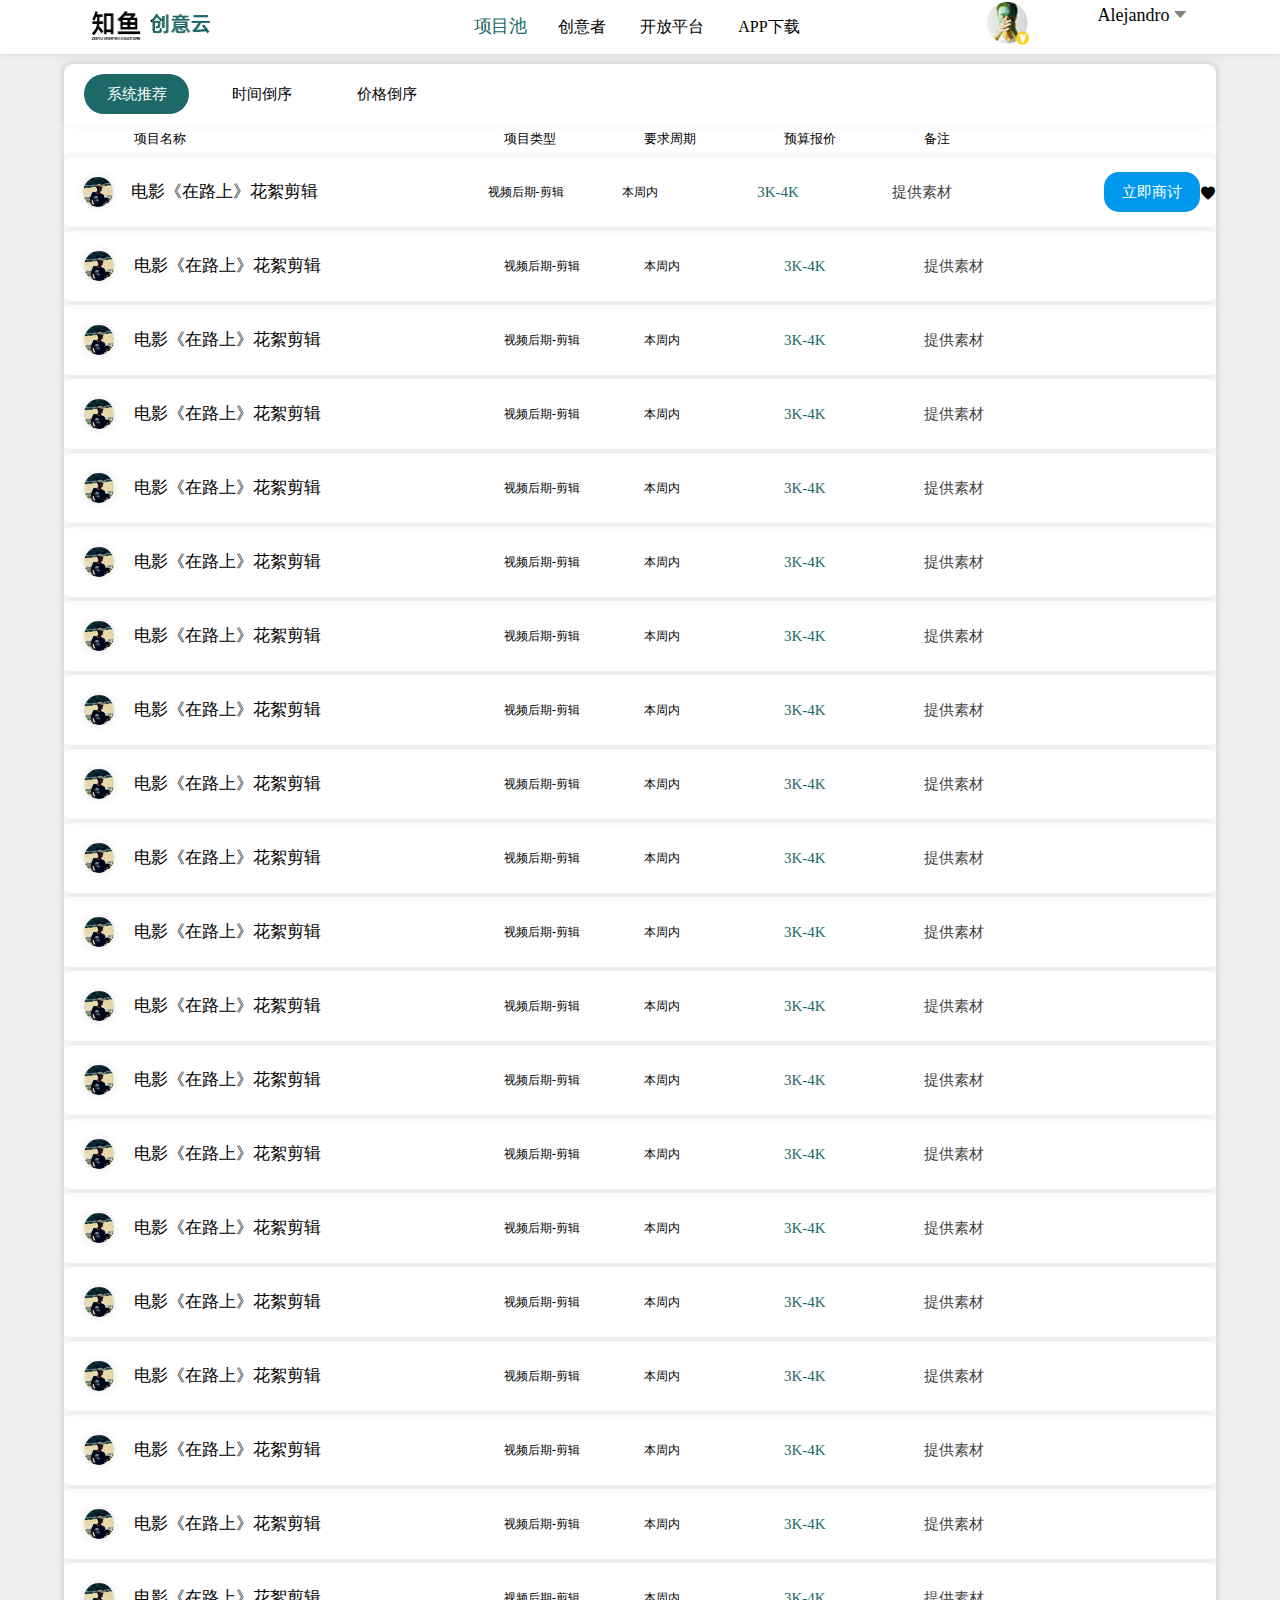
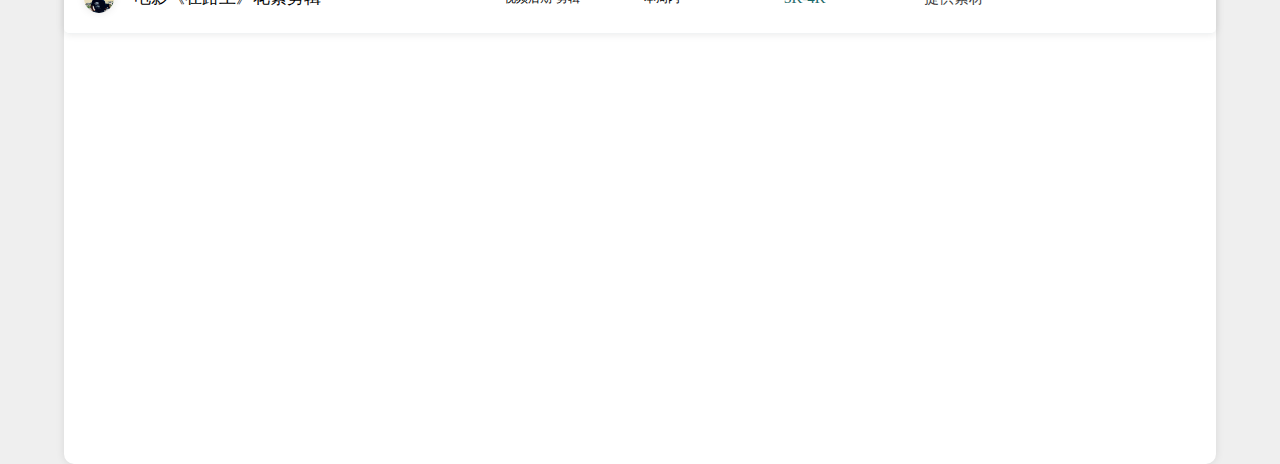
<file: projects-stream.html>
<!DOCTYPE html>
<html lang="en">

<head>
    <meta charset="UTF-8">
    <meta name="viewport" content="width=device-width, initial-scale=1.0">
    <meta http-equiv="X-UA-Compatible" content="ie=edge">
    <title>项目池-知鱼创意云</title>
    
</head>
<link href="global.css" type="text/css" rel="stylesheet">
<link href="projects-stream.css" type="text/css" rel="stylesheet">
<link href="icon2/iconfont.css" type="text/css" rel="stylesheet">

<body>
    <nav class="nav-all">
        <span class="header-left clearfloat">
            <a href="index.html"><img src="LOGO-color.png" herf="index.html" alt="LOGO"></a>
        </span>
        <span class="header-middle clearfloat" style="font-weight: 500;">
            <ul>
                <li class="header-links-item active" style="margin-left: 0;">项目池</li>
                <li class="header-links-item">创意者</li>
                <li class="header-links-item">开放平台</li>
                <li class="header-links-item">APP下载</li>
            </ul>
        </span>
        <span class="header-right clearfloat">
            <ul>
                <li class="profile-icon1">
                    <img src="Ale-pro.png">
                </li>
                <li class="profile-button">
                    <span style="font-size: 18px;">Alejandro</span>
                </li>
                <li class="profile-icon2">
                    <img src="trai.png">
                </li>
            </ul>
        </span>
    </nav>
    <div id="container">
        <div class="column-group clearfloat">
            <div class="column column-active">系统推荐</div>
            <div class="column">时间倒序</div>
            <div class="column">价格倒序</div>
        </div>
        <nav id="container-tiltle">
            <a id="container-tiltle1">项目名称</a>
            <a id="container-tiltle2">项目类型</a>
            <a id="container-tiltle3">要求周期</a>
            <a id="container-tiltle4">预算报价</a>
            <a id="container-tiltle5">备注</a>
        </nav>
        <div class="li">
            <div class="projects clearfloat">
                <div class="id-pro clearfloat">
                    <div class="id-pro-circle">
                        <img src="profie-group\1.jpg">
                    </div>
                </div>
                <a class="projects-tiltle">电影《在路上》花絮剪辑</a>
                <a class="projects-classify ">视频后期-剪辑</a>
                <a class="projects-date ">本周内</a>
                <a class="projects-price ">3K-4K</a>
                <a class="projects-note ">提供素材</a>
                <a class="projects-button1">立即商讨</a>
                <a class="projects-button2">
                    <span class="iconfont icon-shoucang1"></span>
                </a>
            </div>
            <div class="projects clearfloat">
                <div class="id-pro clearfloat">
                    <div class="id-pro-circle">
                        <img src="profie-group\1.jpg">
                    </div>
                </div>
                <a class="projects-tiltle">电影《在路上》花絮剪辑</a>
                <a class="projects-classify ">视频后期-剪辑</a>
                <a class="projects-date ">本周内</a>
                <a class="projects-price ">3K-4K</a>
                <a class="projects-note ">提供素材</a>
            </div>
            <div class="projects clearfloat">
                <div class="id-pro clearfloat">
                    <div class="id-pro-circle">
                        <img src="profie-group\1.jpg">
                    </div>
                </div>
                <a class="projects-tiltle">电影《在路上》花絮剪辑</a>
                <a class="projects-classify ">视频后期-剪辑</a>
                <a class="projects-date ">本周内</a>
                <a class="projects-price ">3K-4K</a>
                <a class="projects-note ">提供素材</a>
            </div>
            <div class="projects clearfloat">
                <div class="id-pro clearfloat">
                    <div class="id-pro-circle">
                        <img src="profie-group\1.jpg">
                    </div>
                </div>
                <a class="projects-tiltle">电影《在路上》花絮剪辑</a>
                <a class="projects-classify ">视频后期-剪辑</a>
                <a class="projects-date ">本周内</a>
                <a class="projects-price ">3K-4K</a>
                <a class="projects-note ">提供素材</a>
            </div>
            <div class="projects clearfloat">
                <div class="id-pro clearfloat">
                    <div class="id-pro-circle">
                        <img src="profie-group\1.jpg">
                    </div>
                </div>
                <a class="projects-tiltle">电影《在路上》花絮剪辑</a>
                <a class="projects-classify ">视频后期-剪辑</a>
                <a class="projects-date ">本周内</a>
                <a class="projects-price ">3K-4K</a>
                <a class="projects-note ">提供素材</a>
            </div>
            <div class="projects clearfloat">
                <div class="id-pro clearfloat">
                    <div class="id-pro-circle">
                        <img src="profie-group\1.jpg">
                    </div>
                </div>
                <a class="projects-tiltle">电影《在路上》花絮剪辑</a>
                <a class="projects-classify ">视频后期-剪辑</a>
                <a class="projects-date ">本周内</a>
                <a class="projects-price ">3K-4K</a>
                <a class="projects-note ">提供素材</a>
            </div>
            <div class="projects clearfloat">
                <div class="id-pro clearfloat">
                    <div class="id-pro-circle">
                        <img src="profie-group\1.jpg">
                    </div>
                </div>
                <a class="projects-tiltle">电影《在路上》花絮剪辑</a>
                <a class="projects-classify ">视频后期-剪辑</a>
                <a class="projects-date ">本周内</a>
                <a class="projects-price ">3K-4K</a>
                <a class="projects-note ">提供素材</a>
            </div>
            <div class="projects clearfloat">
                <div class="id-pro clearfloat">
                    <div class="id-pro-circle">
                        <img src="profie-group\1.jpg">
                    </div>
                </div>
                <a class="projects-tiltle">电影《在路上》花絮剪辑</a>
                <a class="projects-classify ">视频后期-剪辑</a>
                <a class="projects-date ">本周内</a>
                <a class="projects-price ">3K-4K</a>
                <a class="projects-note ">提供素材</a>
            </div>
            <div class="projects clearfloat">
                <div class="id-pro clearfloat">
                    <div class="id-pro-circle">
                        <img src="profie-group\1.jpg">
                    </div>
                </div>
                <a class="projects-tiltle">电影《在路上》花絮剪辑</a>
                <a class="projects-classify ">视频后期-剪辑</a>
                <a class="projects-date ">本周内</a>
                <a class="projects-price ">3K-4K</a>
                <a class="projects-note ">提供素材</a>
            </div>
            <div class="projects clearfloat">
                <div class="id-pro clearfloat">
                    <div class="id-pro-circle">
                        <img src="profie-group\1.jpg">
                    </div>
                </div>
                <a class="projects-tiltle">电影《在路上》花絮剪辑</a>
                <a class="projects-classify ">视频后期-剪辑</a>
                <a class="projects-date ">本周内</a>
                <a class="projects-price ">3K-4K</a>
                <a class="projects-note ">提供素材</a>
            </div>
            <div class="projects clearfloat">
                <div class="id-pro clearfloat">
                    <div class="id-pro-circle">
                        <img src="profie-group\1.jpg">
                    </div>
                </div>
                <a class="projects-tiltle">电影《在路上》花絮剪辑</a>
                <a class="projects-classify ">视频后期-剪辑</a>
                <a class="projects-date ">本周内</a>
                <a class="projects-price ">3K-4K</a>
                <a class="projects-note ">提供素材</a>
            </div>
            <div class="projects clearfloat">
                <div class="id-pro clearfloat">
                    <div class="id-pro-circle">
                        <img src="profie-group\1.jpg">
                    </div>
                </div>
                <a class="projects-tiltle">电影《在路上》花絮剪辑</a>
                <a class="projects-classify ">视频后期-剪辑</a>
                <a class="projects-date ">本周内</a>
                <a class="projects-price ">3K-4K</a>
                <a class="projects-note ">提供素材</a>
            </div>
            <div class="projects clearfloat">
                <div class="id-pro clearfloat">
                    <div class="id-pro-circle">
                        <img src="profie-group\1.jpg">
                    </div>
                </div>
                <a class="projects-tiltle">电影《在路上》花絮剪辑</a>
                <a class="projects-classify ">视频后期-剪辑</a>
                <a class="projects-date ">本周内</a>
                <a class="projects-price ">3K-4K</a>
                <a class="projects-note ">提供素材</a>
            </div>
            <div class="projects clearfloat">
                <div class="id-pro clearfloat">
                    <div class="id-pro-circle">
                        <img src="profie-group\1.jpg">
                    </div>
                </div>
                <a class="projects-tiltle">电影《在路上》花絮剪辑</a>
                <a class="projects-classify ">视频后期-剪辑</a>
                <a class="projects-date ">本周内</a>
                <a class="projects-price ">3K-4K</a>
                <a class="projects-note ">提供素材</a>
            </div>
            <div class="projects clearfloat">
                <div class="id-pro clearfloat">
                    <div class="id-pro-circle">
                        <img src="profie-group\1.jpg">
                    </div>
                </div>
                <a class="projects-tiltle">电影《在路上》花絮剪辑</a>
                <a class="projects-classify ">视频后期-剪辑</a>
                <a class="projects-date ">本周内</a>
                <a class="projects-price ">3K-4K</a>
                <a class="projects-note ">提供素材</a>
            </div>
            <div class="projects clearfloat">
                <div class="id-pro clearfloat">
                    <div class="id-pro-circle">
                        <img src="profie-group\1.jpg">
                    </div>
                </div>
                <a class="projects-tiltle">电影《在路上》花絮剪辑</a>
                <a class="projects-classify ">视频后期-剪辑</a>
                <a class="projects-date ">本周内</a>
                <a class="projects-price ">3K-4K</a>
                <a class="projects-note ">提供素材</a>
            </div>
            <div class="projects clearfloat">
                <div class="id-pro clearfloat">
                    <div class="id-pro-circle">
                        <img src="profie-group\1.jpg">
                    </div>
                </div>
                <a class="projects-tiltle">电影《在路上》花絮剪辑</a>
                <a class="projects-classify ">视频后期-剪辑</a>
                <a class="projects-date ">本周内</a>
                <a class="projects-price ">3K-4K</a>
                <a class="projects-note ">提供素材</a>
            </div>

            <div class="projects clearfloat">
                <div class="id-pro clearfloat">
                    <div class="id-pro-circle">
                        <img src="profie-group\1.jpg">
                    </div>
                </div>
                <a class="projects-tiltle">电影《在路上》花絮剪辑</a>
                <a class="projects-classify ">视频后期-剪辑</a>
                <a class="projects-date ">本周内</a>
                <a class="projects-price ">3K-4K</a>
                <a class="projects-note ">提供素材</a>
            </div><div class="projects clearfloat">
                <div class="id-pro clearfloat">
                    <div class="id-pro-circle">
                        <img src="profie-group\1.jpg">
                    </div>
                </div>
                <a class="projects-tiltle">电影《在路上》花絮剪辑</a>
                <a class="projects-classify ">视频后期-剪辑</a>
                <a class="projects-date ">本周内</a>
                <a class="projects-price ">3K-4K</a>
                <a class="projects-note ">提供素材</a>
            </div>

            <div class="projects clearfloat">
                <div class="id-pro clearfloat">
                    <div class="id-pro-circle">
                        <img src="profie-group\1.jpg">
                    </div>
                </div>
                <a class="projects-tiltle">电影《在路上》花絮剪辑</a>
                <a class="projects-classify ">视频后期-剪辑</a>
                <a class="projects-date ">本周内</a>
                <a class="projects-price ">3K-4K</a>
                <a class="projects-note ">提供素材</a>
            </div>
        </div>
    </div>
</body>

</html>
</file>
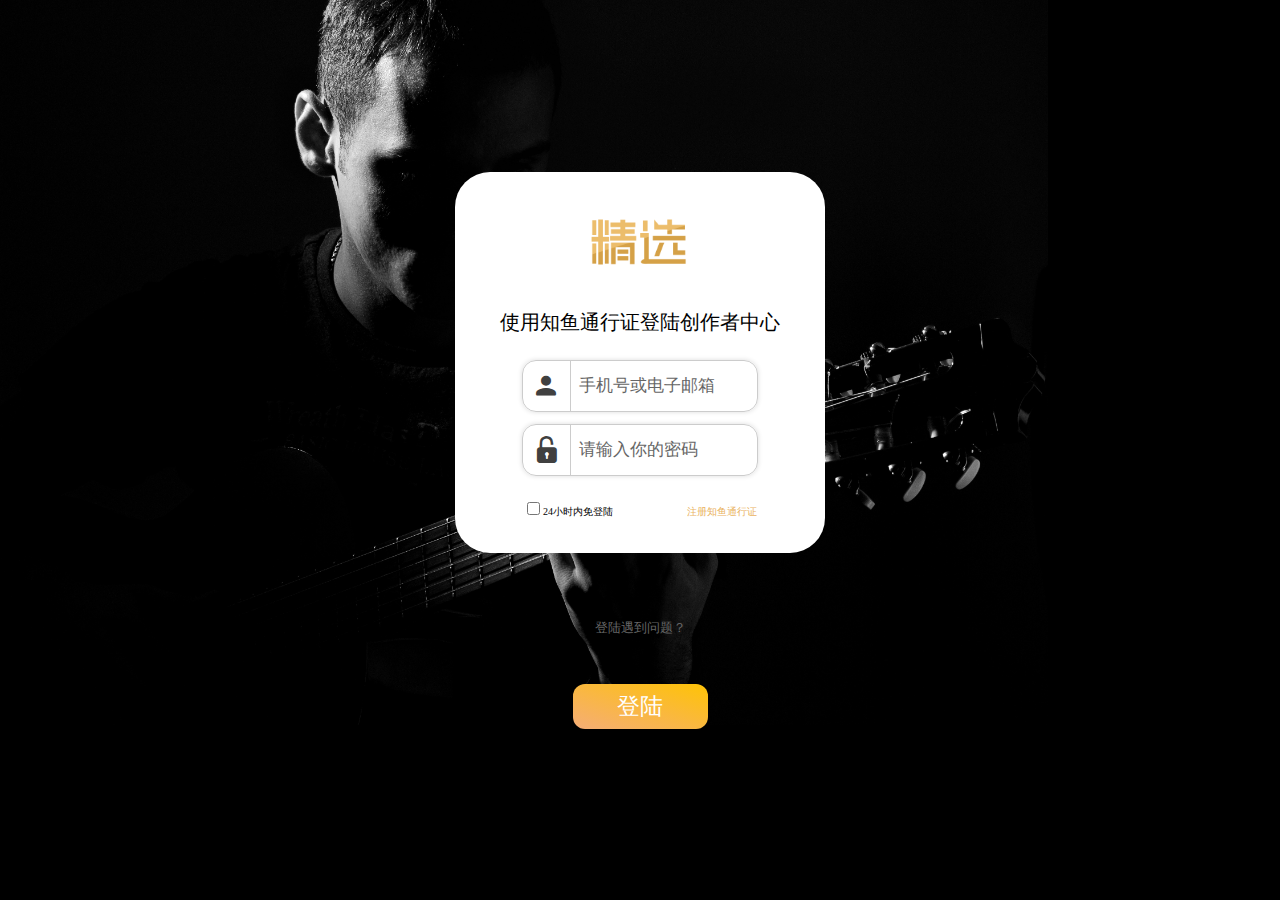
<file: creator-studio/Log in.html>
<!DOCTYPE html>
<html>
	<head>
		<meta charset="utf-8" />
		<title></title>
	</head>
	<link href="css/reset.css" rel="stylesheet"/>
	<link href="css/login.css" rel="stylesheet"/>
	<link rel="stylesheet" href="css/iconfont.css"/>
	<script src="js/login.js"></script>
	<body>
		<div class="login">
			<div class="card">
				<div class="front">
					<div class="LOGO">
						<img src="img/3.png" alt="logo.png" />
					</div>
					<div class="title">
						<br /><br />
						使用知鱼通行证登陆创作者中心
					</div>
					<br />
					<div class="square">
						<span class="iconfont iconround-person-px"></span>
						<a>手机号或电子邮箱</a>
					</div>
					<div class="square">
						<span class="iconfont iconmima"></span>
						<a>请输入你的密码</a>
					</div>
					<br />
					<div class="bottom">
						<span class="left">
							<input type="checkbox" name="check" class="checkbox">24小时内免登陆</label>
						</span>
						<span class="right">
						注册知鱼通行证
						</span>
					</div>
				</div>
				<div class="back">
					<br /><br /><br /><br /><br />
					<div>
						<p>注册知鱼通行证</p>
						<br />
					</div>
					<div class="square">
						<span class="iconfont iconround-person-px"></span>
						<a>昵称</a>
					</div>
					<div class="square">
						<span class="iconfont icondianhua"></span>
						<a>请输入手机号</a>
					</div>
					<div class="square">
						<span class="iconfont iconmima"></span>
						<a>请输入你的密码</a>
					</div>
				</div>
			</div>
		</div>
		<div class="down">
			<div class="note">
				<span id="note">登陆遇到问题？</span>
			</div>
			<div class="button">
				<div class="loginbutton">登陆</div>
			</div>
		</div>
	</body>
</html>
</file>
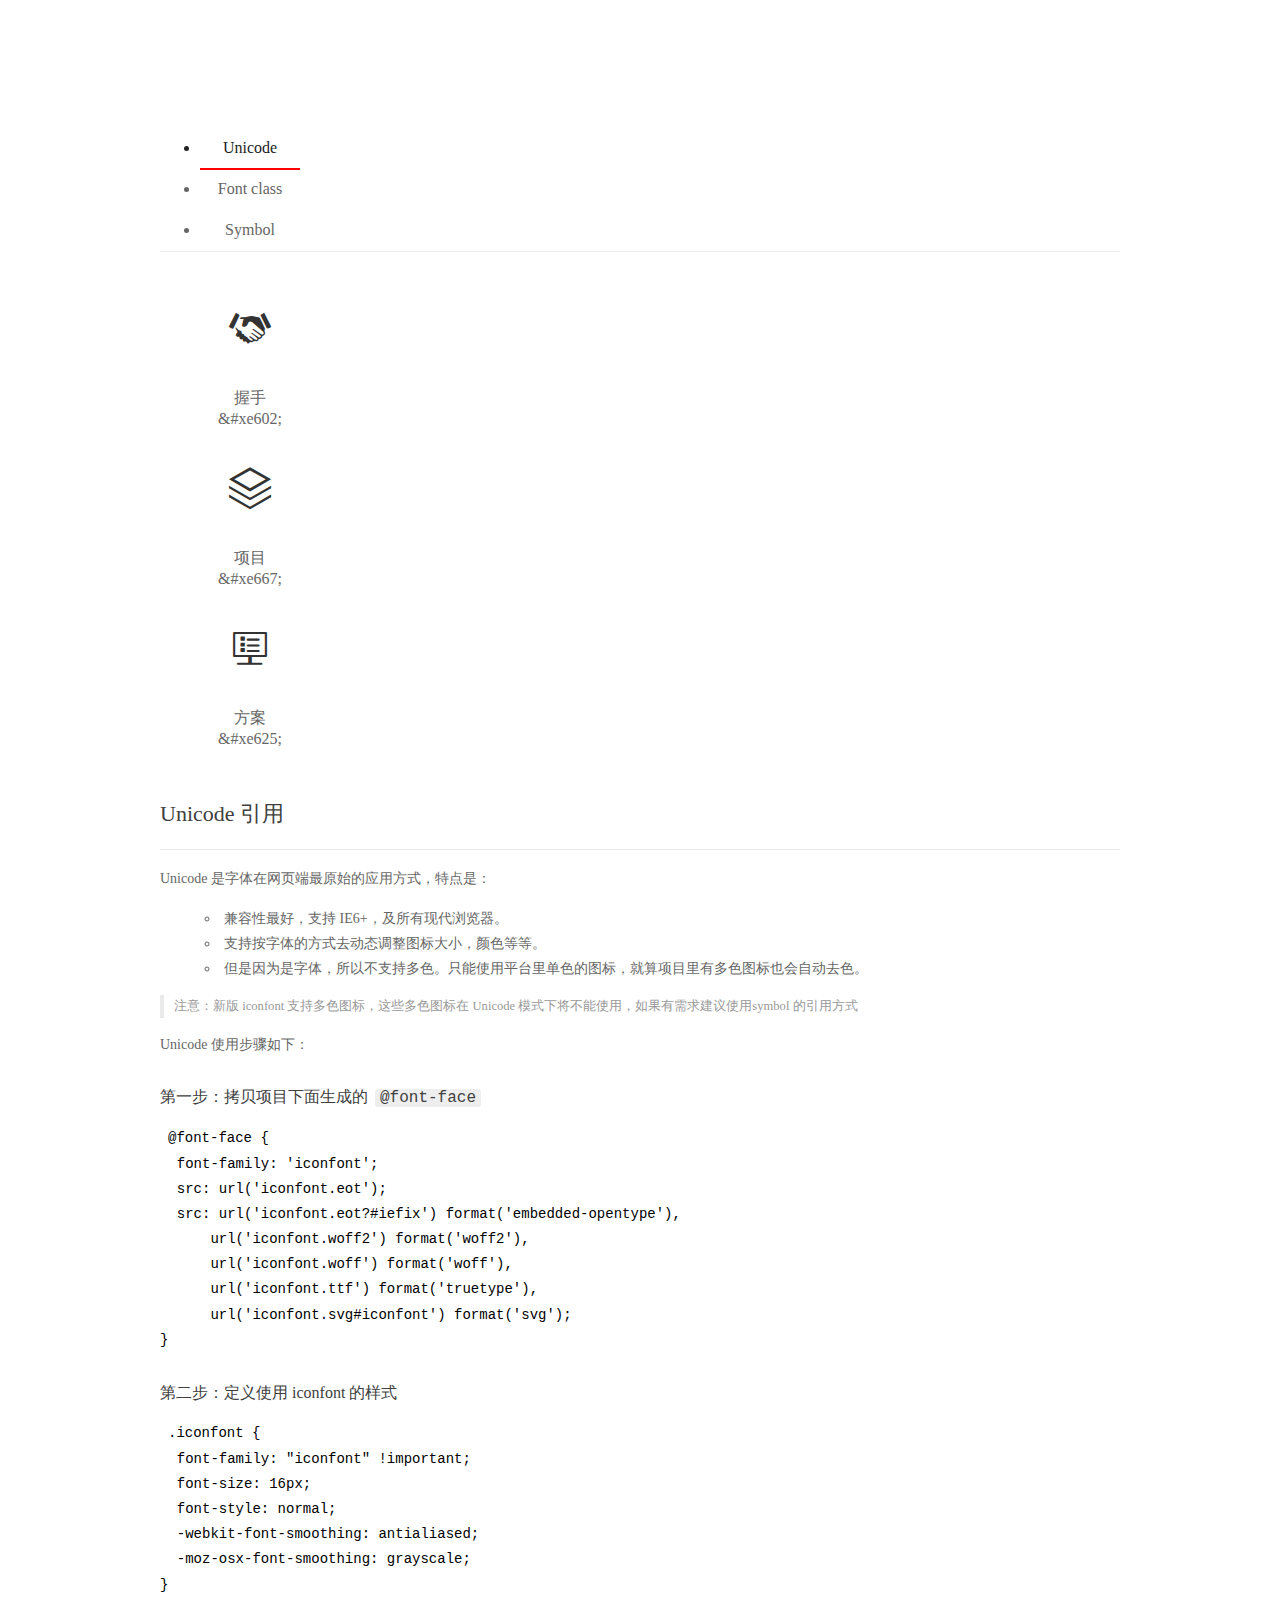
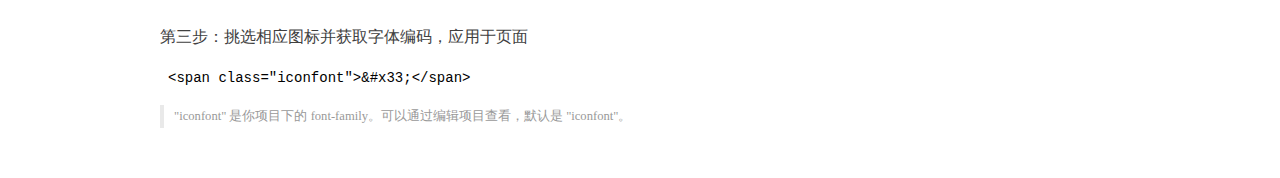
<file: icon/demo_index.html>
<!DOCTYPE html>
<html>
<head>
  <meta charset="utf-8"/>
  <title>IconFont Demo</title>
  <link rel="shortcut icon" href="https://gtms04.alicdn.com/tps/i4/TB1_oz6GVXXXXaFXpXXJDFnIXXX-64-64.ico" type="image/x-icon"/>
  <link rel="stylesheet" href="https://g.alicdn.com/thx/cube/1.3.2/cube.min.css">
  <link rel="stylesheet" href="demo.css">
  <link rel="stylesheet" href="iconfont.css">
  <script src="iconfont.js"></script>
  <!-- jQuery -->
  <script src="https://a1.alicdn.com/oss/uploads/2018/12/26/7bfddb60-08e8-11e9-9b04-53e73bb6408b.js"></script>
  <!-- 代码高亮 -->
  <script src="https://a1.alicdn.com/oss/uploads/2018/12/26/a3f714d0-08e6-11e9-8a15-ebf944d7534c.js"></script>
</head>
<body>
  <div class="main">
    <h1 class="logo"><a href="https://www.iconfont.cn/" title="iconfont 首页" target="_blank">&#xe86b;</a></h1>
    <div class="nav-tabs">
      <ul id="tabs" class="dib-box">
        <li class="dib active"><span>Unicode</span></li>
        <li class="dib"><span>Font class</span></li>
        <li class="dib"><span>Symbol</span></li>
      </ul>
      
    </div>
    <div class="tab-container">
      <div class="content unicode" style="display: block;">
          <ul class="icon_lists dib-box">
          
            <li class="dib">
              <span class="icon iconfont">&#xe602;</span>
                <div class="name">握手</div>
                <div class="code-name">&amp;#xe602;</div>
              </li>
          
            <li class="dib">
              <span class="icon iconfont">&#xe667;</span>
                <div class="name">项目</div>
                <div class="code-name">&amp;#xe667;</div>
              </li>
          
            <li class="dib">
              <span class="icon iconfont">&#xe625;</span>
                <div class="name">方案</div>
                <div class="code-name">&amp;#xe625;</div>
              </li>
          
          </ul>
          <div class="article markdown">
          <h2 id="unicode-">Unicode 引用</h2>
          <hr>

          <p>Unicode 是字体在网页端最原始的应用方式，特点是：</p>
          <ul>
            <li>兼容性最好，支持 IE6+，及所有现代浏览器。</li>
            <li>支持按字体的方式去动态调整图标大小，颜色等等。</li>
            <li>但是因为是字体，所以不支持多色。只能使用平台里单色的图标，就算项目里有多色图标也会自动去色。</li>
          </ul>
          <blockquote>
            <p>注意：新版 iconfont 支持多色图标，这些多色图标在 Unicode 模式下将不能使用，如果有需求建议使用symbol 的引用方式</p>
          </blockquote>
          <p>Unicode 使用步骤如下：</p>
          <h3 id="-font-face">第一步：拷贝项目下面生成的 <code>@font-face</code></h3>
<pre><code class="language-css"
>@font-face {
  font-family: 'iconfont';
  src: url('iconfont.eot');
  src: url('iconfont.eot?#iefix') format('embedded-opentype'),
      url('iconfont.woff2') format('woff2'),
      url('iconfont.woff') format('woff'),
      url('iconfont.ttf') format('truetype'),
      url('iconfont.svg#iconfont') format('svg');
}
</code></pre>
          <h3 id="-iconfont-">第二步：定义使用 iconfont 的样式</h3>
<pre><code class="language-css"
>.iconfont {
  font-family: "iconfont" !important;
  font-size: 16px;
  font-style: normal;
  -webkit-font-smoothing: antialiased;
  -moz-osx-font-smoothing: grayscale;
}
</code></pre>
          <h3 id="-">第三步：挑选相应图标并获取字体编码，应用于页面</h3>
<pre>
<code class="language-html"
>&lt;span class="iconfont"&gt;&amp;#x33;&lt;/span&gt;
</code></pre>
          <blockquote>
            <p>"iconfont" 是你项目下的 font-family。可以通过编辑项目查看，默认是 "iconfont"。</p>
          </blockquote>
          </div>
      </div>
      <div class="content font-class">
        <ul class="icon_lists dib-box">
          
          <li class="dib">
            <span class="icon iconfont icon-woshou"></span>
            <div class="name">
              握手
            </div>
            <div class="code-name">.icon-woshou
            </div>
          </li>
          
          <li class="dib">
            <span class="icon iconfont icon-xiangmu"></span>
            <div class="name">
              项目
            </div>
            <div class="code-name">.icon-xiangmu
            </div>
          </li>
          
          <li class="dib">
            <span class="icon iconfont icon-fangan"></span>
            <div class="name">
              方案
            </div>
            <div class="code-name">.icon-fangan
            </div>
          </li>
          
        </ul>
        <div class="article markdown">
        <h2 id="font-class-">font-class 引用</h2>
        <hr>

        <p>font-class 是 Unicode 使用方式的一种变种，主要是解决 Unicode 书写不直观，语意不明确的问题。</p>
        <p>与 Unicode 使用方式相比，具有如下特点：</p>
        <ul>
          <li>兼容性良好，支持 IE8+，及所有现代浏览器。</li>
          <li>相比于 Unicode 语意明确，书写更直观。可以很容易分辨这个 icon 是什么。</li>
          <li>因为使用 class 来定义图标，所以当要替换图标时，只需要修改 class 里面的 Unicode 引用。</li>
          <li>不过因为本质上还是使用的字体，所以多色图标还是不支持的。</li>
        </ul>
        <p>使用步骤如下：</p>
        <h3 id="-fontclass-">第一步：引入项目下面生成的 fontclass 代码：</h3>
<pre><code class="language-html">&lt;link rel="stylesheet" href="./iconfont.css"&gt;
</code></pre>
        <h3 id="-">第二步：挑选相应图标并获取类名，应用于页面：</h3>
<pre><code class="language-html">&lt;span class="iconfont icon-xxx"&gt;&lt;/span&gt;
</code></pre>
        <blockquote>
          <p>"
            iconfont" 是你项目下的 font-family。可以通过编辑项目查看，默认是 "iconfont"。</p>
        </blockquote>
      </div>
      </div>
      <div class="content symbol">
          <ul class="icon_lists dib-box">
          
            <li class="dib">
                <svg class="icon svg-icon" aria-hidden="true">
                  <use xlink:href="#icon-woshou"></use>
                </svg>
                <div class="name">握手</div>
                <div class="code-name">#icon-woshou</div>
            </li>
          
            <li class="dib">
                <svg class="icon svg-icon" aria-hidden="true">
                  <use xlink:href="#icon-xiangmu"></use>
                </svg>
                <div class="name">项目</div>
                <div class="code-name">#icon-xiangmu</div>
            </li>
          
            <li class="dib">
                <svg class="icon svg-icon" aria-hidden="true">
                  <use xlink:href="#icon-fangan"></use>
                </svg>
                <div class="name">方案</div>
                <div class="code-name">#icon-fangan</div>
            </li>
          
          </ul>
          <div class="article markdown">
          <h2 id="symbol-">Symbol 引用</h2>
          <hr>

          <p>这是一种全新的使用方式，应该说这才是未来的主流，也是平台目前推荐的用法。相关介绍可以参考这篇<a href="">文章</a>
            这种用法其实是做了一个 SVG 的集合，与另外两种相比具有如下特点：</p>
          <ul>
            <li>支持多色图标了，不再受单色限制。</li>
            <li>通过一些技巧，支持像字体那样，通过 <code>font-size</code>, <code>color</code> 来调整样式。</li>
            <li>兼容性较差，支持 IE9+，及现代浏览器。</li>
            <li>浏览器渲染 SVG 的性能一般，还不如 png。</li>
          </ul>
          <p>使用步骤如下：</p>
          <h3 id="-symbol-">第一步：引入项目下面生成的 symbol 代码：</h3>
<pre><code class="language-html">&lt;script src="./iconfont.js"&gt;&lt;/script&gt;
</code></pre>
          <h3 id="-css-">第二步：加入通用 CSS 代码（引入一次就行）：</h3>
<pre><code class="language-html">&lt;style&gt;
.icon {
  width: 1em;
  height: 1em;
  vertical-align: -0.15em;
  fill: currentColor;
  overflow: hidden;
}
&lt;/style&gt;
</code></pre>
          <h3 id="-">第三步：挑选相应图标并获取类名，应用于页面：</h3>
<pre><code class="language-html">&lt;svg class="icon" aria-hidden="true"&gt;
  &lt;use xlink:href="#icon-xxx"&gt;&lt;/use&gt;
&lt;/svg&gt;
</code></pre>
          </div>
      </div>

    </div>
  </div>
  <script>
  $(document).ready(function () {
      $('.tab-container .content:first').show()

      $('#tabs li').click(function (e) {
        var tabContent = $('.tab-container .content')
        var index = $(this).index()

        if ($(this).hasClass('active')) {
          return
        } else {
          $('#tabs li').removeClass('active')
          $(this).addClass('active')

          tabContent.hide().eq(index).fadeIn()
        }
      })
    })
  </script>
</body>
</html>
</file>
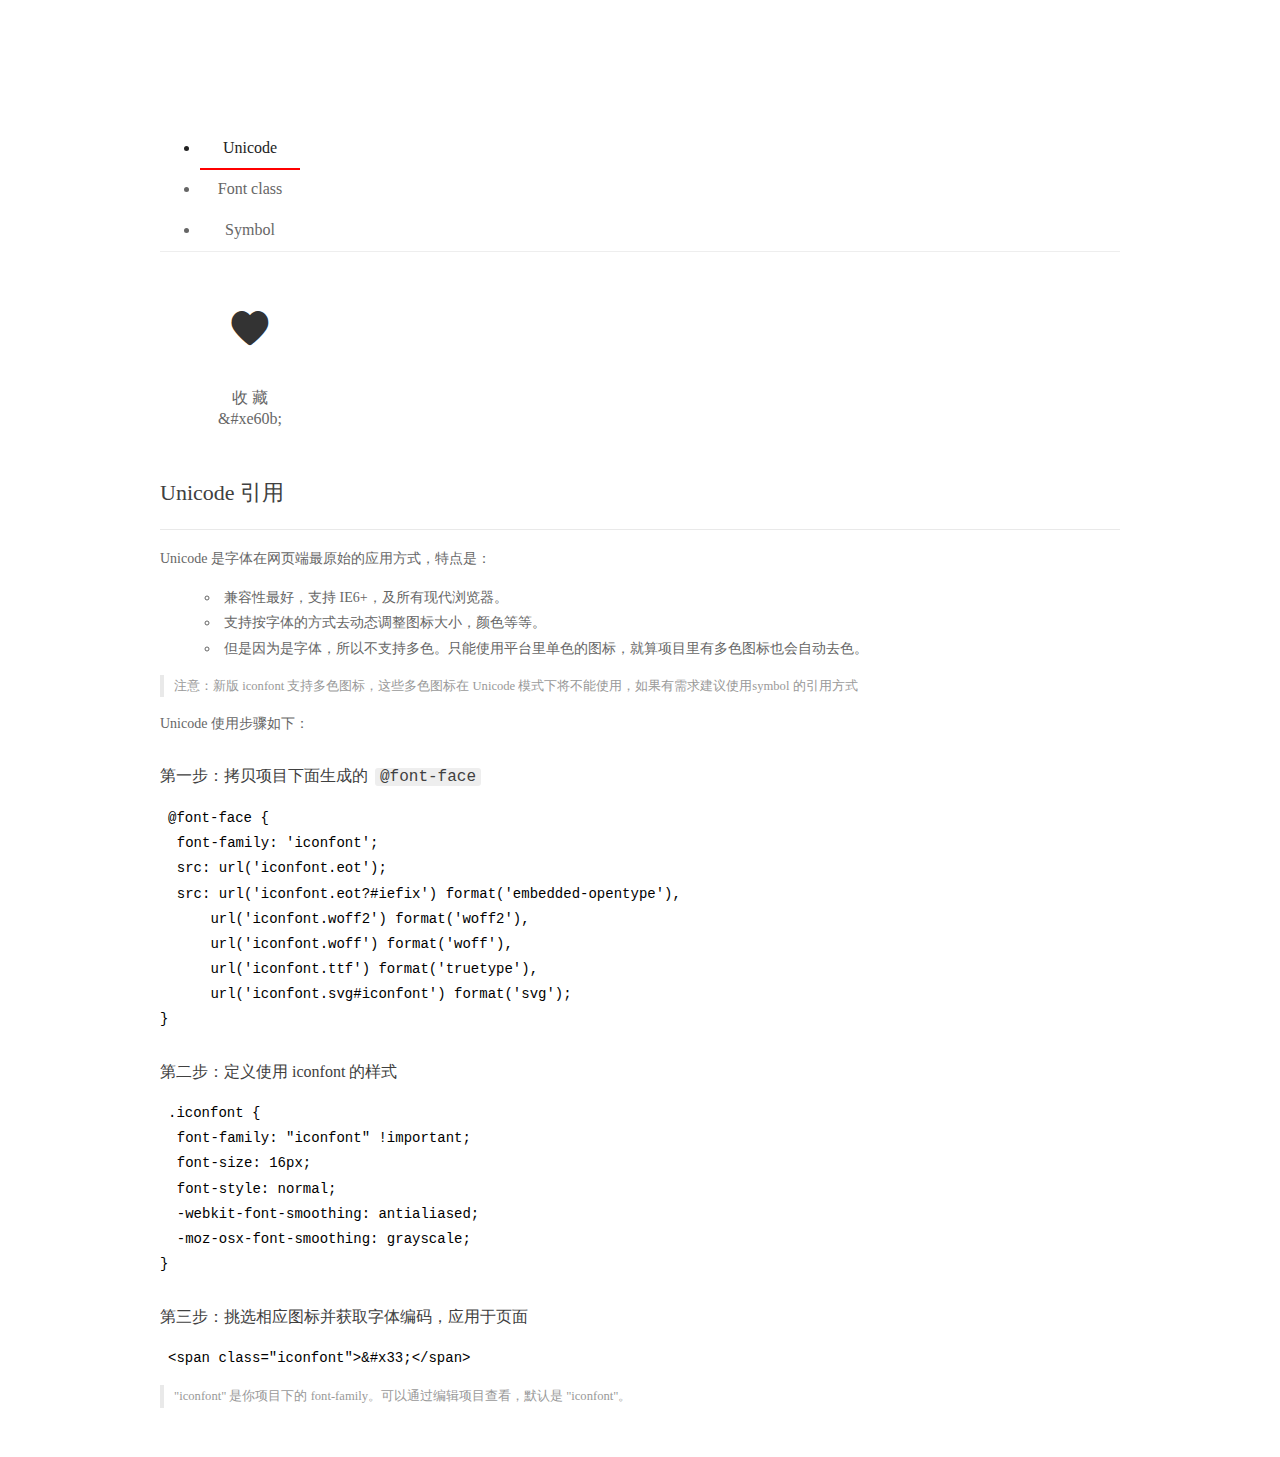
<file: icon2/demo_index.html>
<!DOCTYPE html>
<html>
<head>
  <meta charset="utf-8"/>
  <title>IconFont Demo</title>
  <link rel="shortcut icon" href="https://gtms04.alicdn.com/tps/i4/TB1_oz6GVXXXXaFXpXXJDFnIXXX-64-64.ico" type="image/x-icon"/>
  <link rel="stylesheet" href="https://g.alicdn.com/thx/cube/1.3.2/cube.min.css">
  <link rel="stylesheet" href="demo.css">
  <link rel="stylesheet" href="iconfont.css">
  <script src="iconfont.js"></script>
  <!-- jQuery -->
  <script src="https://a1.alicdn.com/oss/uploads/2018/12/26/7bfddb60-08e8-11e9-9b04-53e73bb6408b.js"></script>
  <!-- 代码高亮 -->
  <script src="https://a1.alicdn.com/oss/uploads/2018/12/26/a3f714d0-08e6-11e9-8a15-ebf944d7534c.js"></script>
</head>
<body>
  <div class="main">
    <h1 class="logo"><a href="https://www.iconfont.cn/" title="iconfont 首页" target="_blank">&#xe86b;</a></h1>
    <div class="nav-tabs">
      <ul id="tabs" class="dib-box">
        <li class="dib active"><span>Unicode</span></li>
        <li class="dib"><span>Font class</span></li>
        <li class="dib"><span>Symbol</span></li>
      </ul>
      
    </div>
    <div class="tab-container">
      <div class="content unicode" style="display: block;">
          <ul class="icon_lists dib-box">
          
            <li class="dib">
              <span class="icon iconfont">&#xe60b;</span>
                <div class="name">收 藏</div>
                <div class="code-name">&amp;#xe60b;</div>
              </li>
          
          </ul>
          <div class="article markdown">
          <h2 id="unicode-">Unicode 引用</h2>
          <hr>

          <p>Unicode 是字体在网页端最原始的应用方式，特点是：</p>
          <ul>
            <li>兼容性最好，支持 IE6+，及所有现代浏览器。</li>
            <li>支持按字体的方式去动态调整图标大小，颜色等等。</li>
            <li>但是因为是字体，所以不支持多色。只能使用平台里单色的图标，就算项目里有多色图标也会自动去色。</li>
          </ul>
          <blockquote>
            <p>注意：新版 iconfont 支持多色图标，这些多色图标在 Unicode 模式下将不能使用，如果有需求建议使用symbol 的引用方式</p>
          </blockquote>
          <p>Unicode 使用步骤如下：</p>
          <h3 id="-font-face">第一步：拷贝项目下面生成的 <code>@font-face</code></h3>
<pre><code class="language-css"
>@font-face {
  font-family: 'iconfont';
  src: url('iconfont.eot');
  src: url('iconfont.eot?#iefix') format('embedded-opentype'),
      url('iconfont.woff2') format('woff2'),
      url('iconfont.woff') format('woff'),
      url('iconfont.ttf') format('truetype'),
      url('iconfont.svg#iconfont') format('svg');
}
</code></pre>
          <h3 id="-iconfont-">第二步：定义使用 iconfont 的样式</h3>
<pre><code class="language-css"
>.iconfont {
  font-family: "iconfont" !important;
  font-size: 16px;
  font-style: normal;
  -webkit-font-smoothing: antialiased;
  -moz-osx-font-smoothing: grayscale;
}
</code></pre>
          <h3 id="-">第三步：挑选相应图标并获取字体编码，应用于页面</h3>
<pre>
<code class="language-html"
>&lt;span class="iconfont"&gt;&amp;#x33;&lt;/span&gt;
</code></pre>
          <blockquote>
            <p>"iconfont" 是你项目下的 font-family。可以通过编辑项目查看，默认是 "iconfont"。</p>
          </blockquote>
          </div>
      </div>
      <div class="content font-class">
        <ul class="icon_lists dib-box">
          
          <li class="dib">
            <span class="icon iconfont icon-shoucang1"></span>
            <div class="name">
              收 藏
            </div>
            <div class="code-name">.icon-shoucang1
            </div>
          </li>
          
        </ul>
        <div class="article markdown">
        <h2 id="font-class-">font-class 引用</h2>
        <hr>

        <p>font-class 是 Unicode 使用方式的一种变种，主要是解决 Unicode 书写不直观，语意不明确的问题。</p>
        <p>与 Unicode 使用方式相比，具有如下特点：</p>
        <ul>
          <li>兼容性良好，支持 IE8+，及所有现代浏览器。</li>
          <li>相比于 Unicode 语意明确，书写更直观。可以很容易分辨这个 icon 是什么。</li>
          <li>因为使用 class 来定义图标，所以当要替换图标时，只需要修改 class 里面的 Unicode 引用。</li>
          <li>不过因为本质上还是使用的字体，所以多色图标还是不支持的。</li>
        </ul>
        <p>使用步骤如下：</p>
        <h3 id="-fontclass-">第一步：引入项目下面生成的 fontclass 代码：</h3>
<pre><code class="language-html">&lt;link rel="stylesheet" href="./iconfont.css"&gt;
</code></pre>
        <h3 id="-">第二步：挑选相应图标并获取类名，应用于页面：</h3>
<pre><code class="language-html">&lt;span class="iconfont icon-xxx"&gt;&lt;/span&gt;
</code></pre>
        <blockquote>
          <p>"
            iconfont" 是你项目下的 font-family。可以通过编辑项目查看，默认是 "iconfont"。</p>
        </blockquote>
      </div>
      </div>
      <div class="content symbol">
          <ul class="icon_lists dib-box">
          
            <li class="dib">
                <svg class="icon svg-icon" aria-hidden="true">
                  <use xlink:href="#icon-shoucang1"></use>
                </svg>
                <div class="name">收 藏</div>
                <div class="code-name">#icon-shoucang1</div>
            </li>
          
          </ul>
          <div class="article markdown">
          <h2 id="symbol-">Symbol 引用</h2>
          <hr>

          <p>这是一种全新的使用方式，应该说这才是未来的主流，也是平台目前推荐的用法。相关介绍可以参考这篇<a href="">文章</a>
            这种用法其实是做了一个 SVG 的集合，与另外两种相比具有如下特点：</p>
          <ul>
            <li>支持多色图标了，不再受单色限制。</li>
            <li>通过一些技巧，支持像字体那样，通过 <code>font-size</code>, <code>color</code> 来调整样式。</li>
            <li>兼容性较差，支持 IE9+，及现代浏览器。</li>
            <li>浏览器渲染 SVG 的性能一般，还不如 png。</li>
          </ul>
          <p>使用步骤如下：</p>
          <h3 id="-symbol-">第一步：引入项目下面生成的 symbol 代码：</h3>
<pre><code class="language-html">&lt;script src="./iconfont.js"&gt;&lt;/script&gt;
</code></pre>
          <h3 id="-css-">第二步：加入通用 CSS 代码（引入一次就行）：</h3>
<pre><code class="language-html">&lt;style&gt;
.icon {
  width: 1em;
  height: 1em;
  vertical-align: -0.15em;
  fill: currentColor;
  overflow: hidden;
}
&lt;/style&gt;
</code></pre>
          <h3 id="-">第三步：挑选相应图标并获取类名，应用于页面：</h3>
<pre><code class="language-html">&lt;svg class="icon" aria-hidden="true"&gt;
  &lt;use xlink:href="#icon-xxx"&gt;&lt;/use&gt;
&lt;/svg&gt;
</code></pre>
          </div>
      </div>

    </div>
  </div>
  <script>
  $(document).ready(function () {
      $('.tab-container .content:first').show()

      $('#tabs li').click(function (e) {
        var tabContent = $('.tab-container .content')
        var index = $(this).index()

        if ($(this).hasClass('active')) {
          return
        } else {
          $('#tabs li').removeClass('active')
          $(this).addClass('active')

          tabContent.hide().eq(index).fadeIn()
        }
      })
    })
  </script>
</body>
</html>
</file>
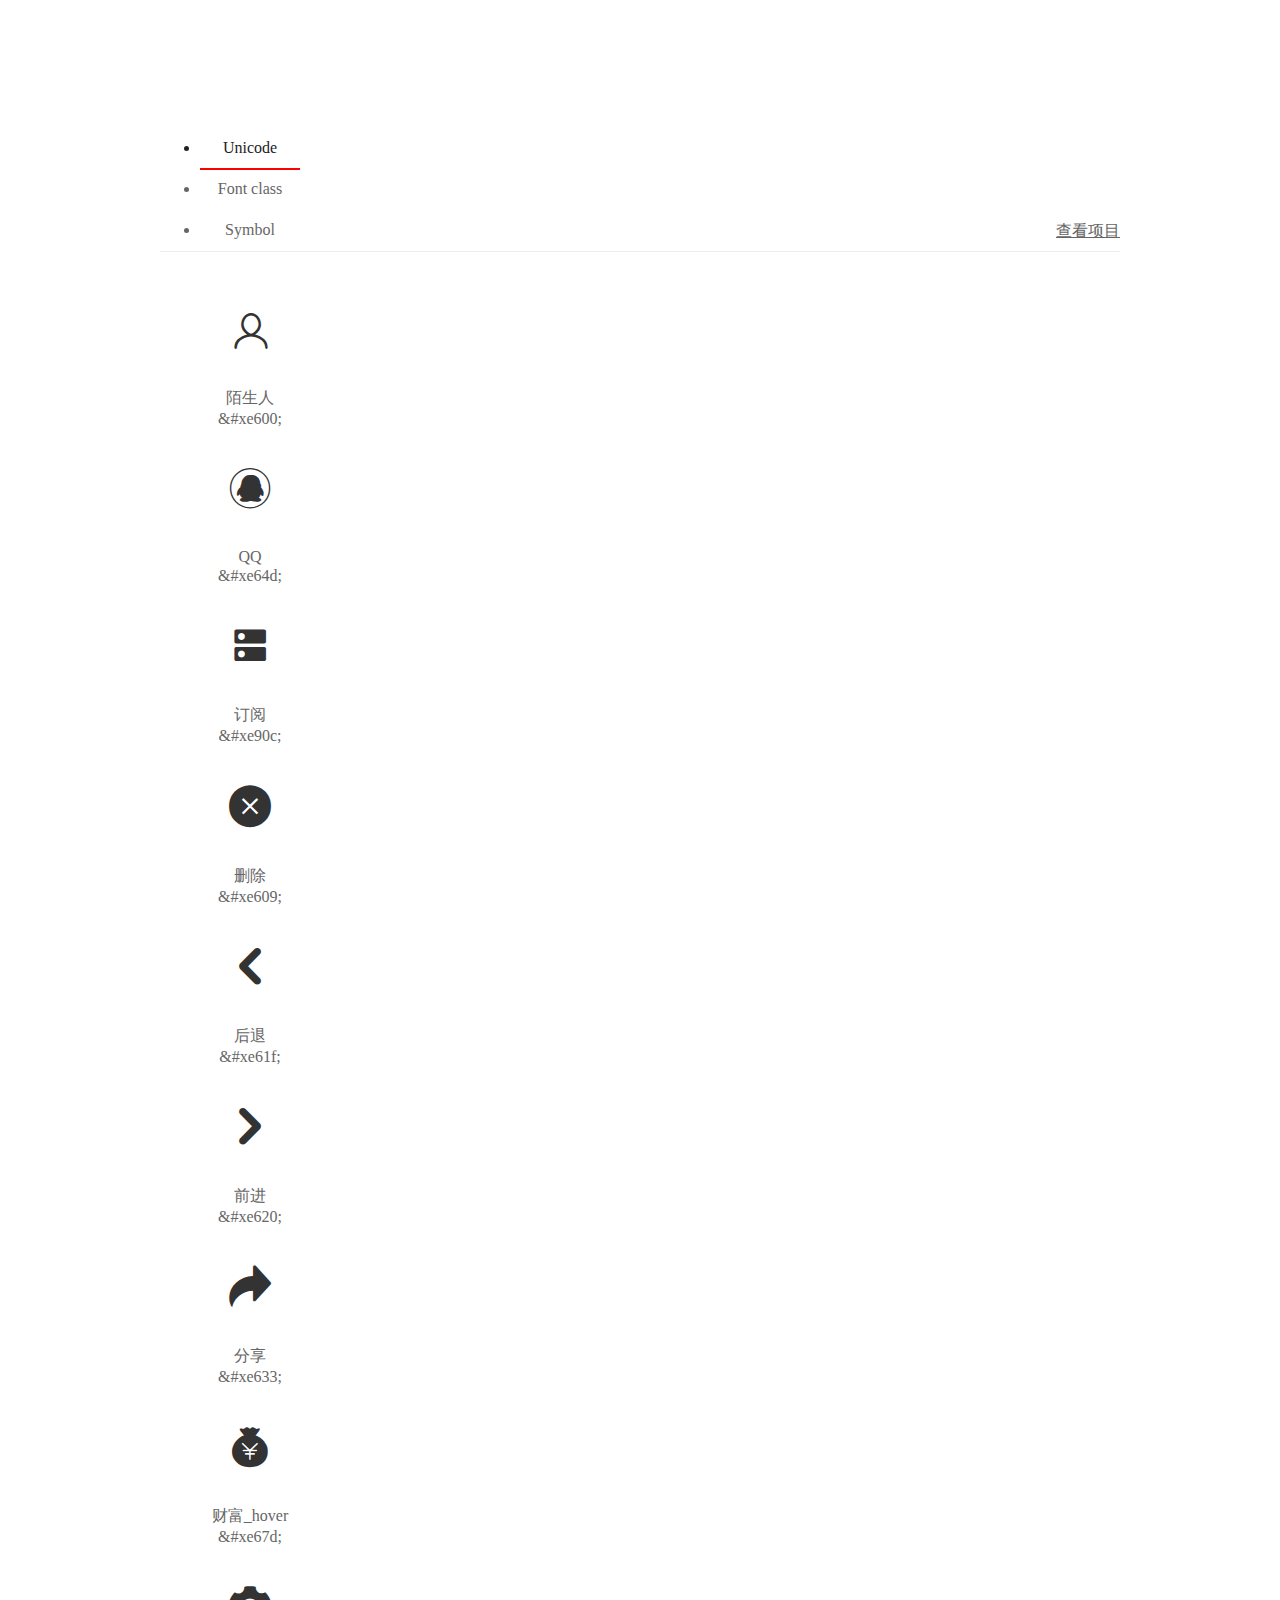
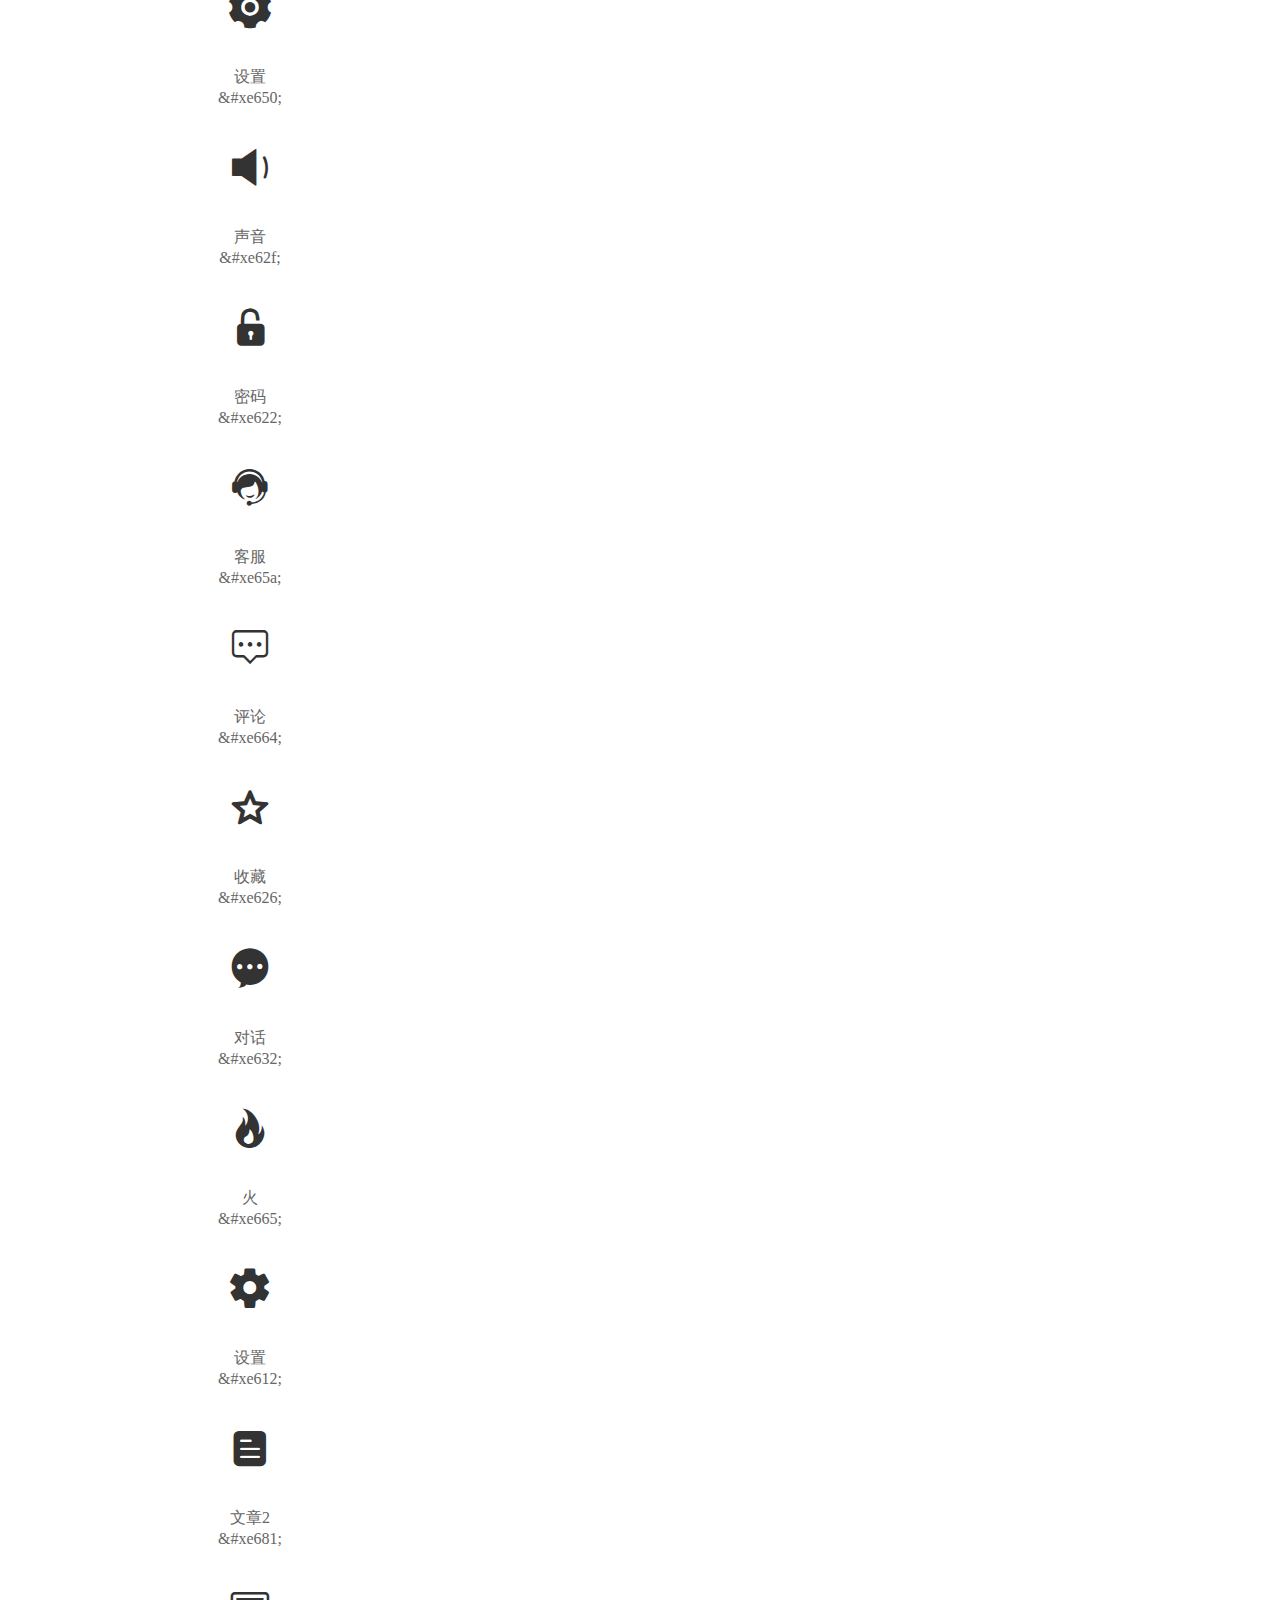
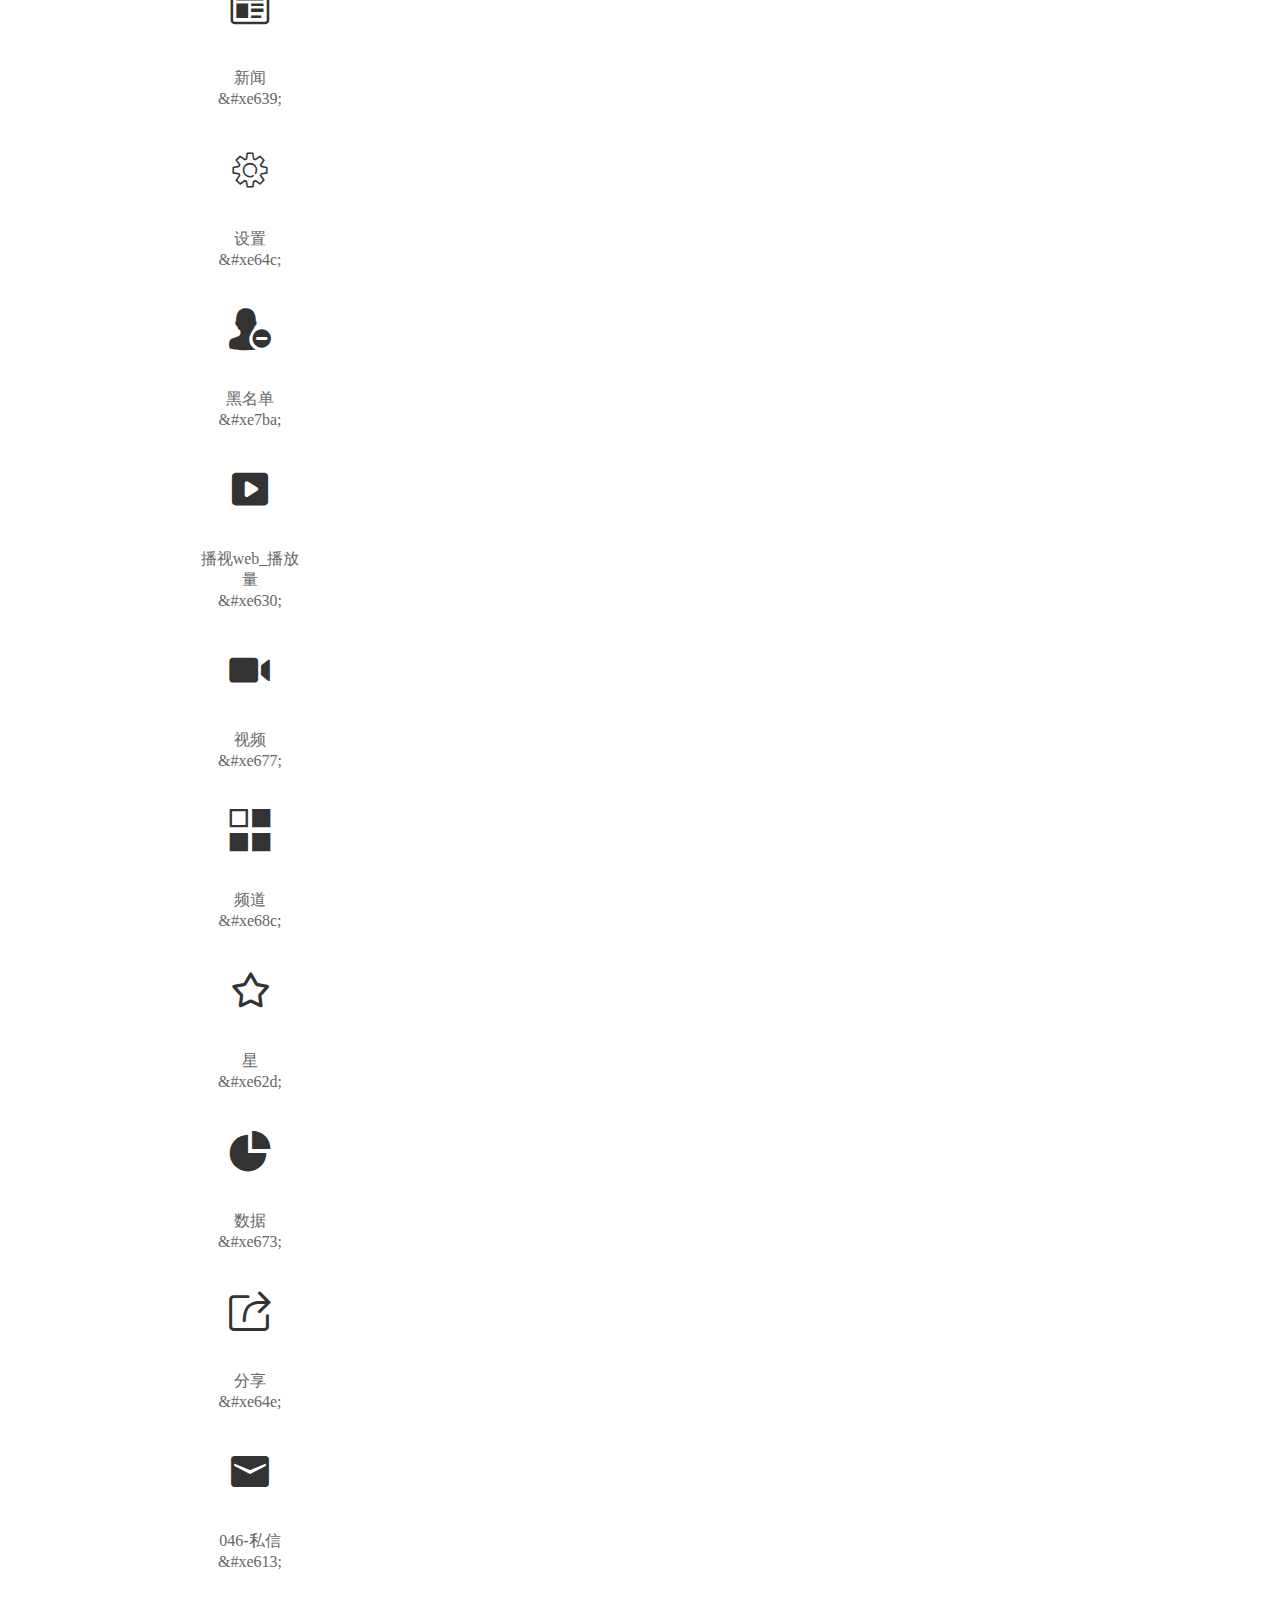
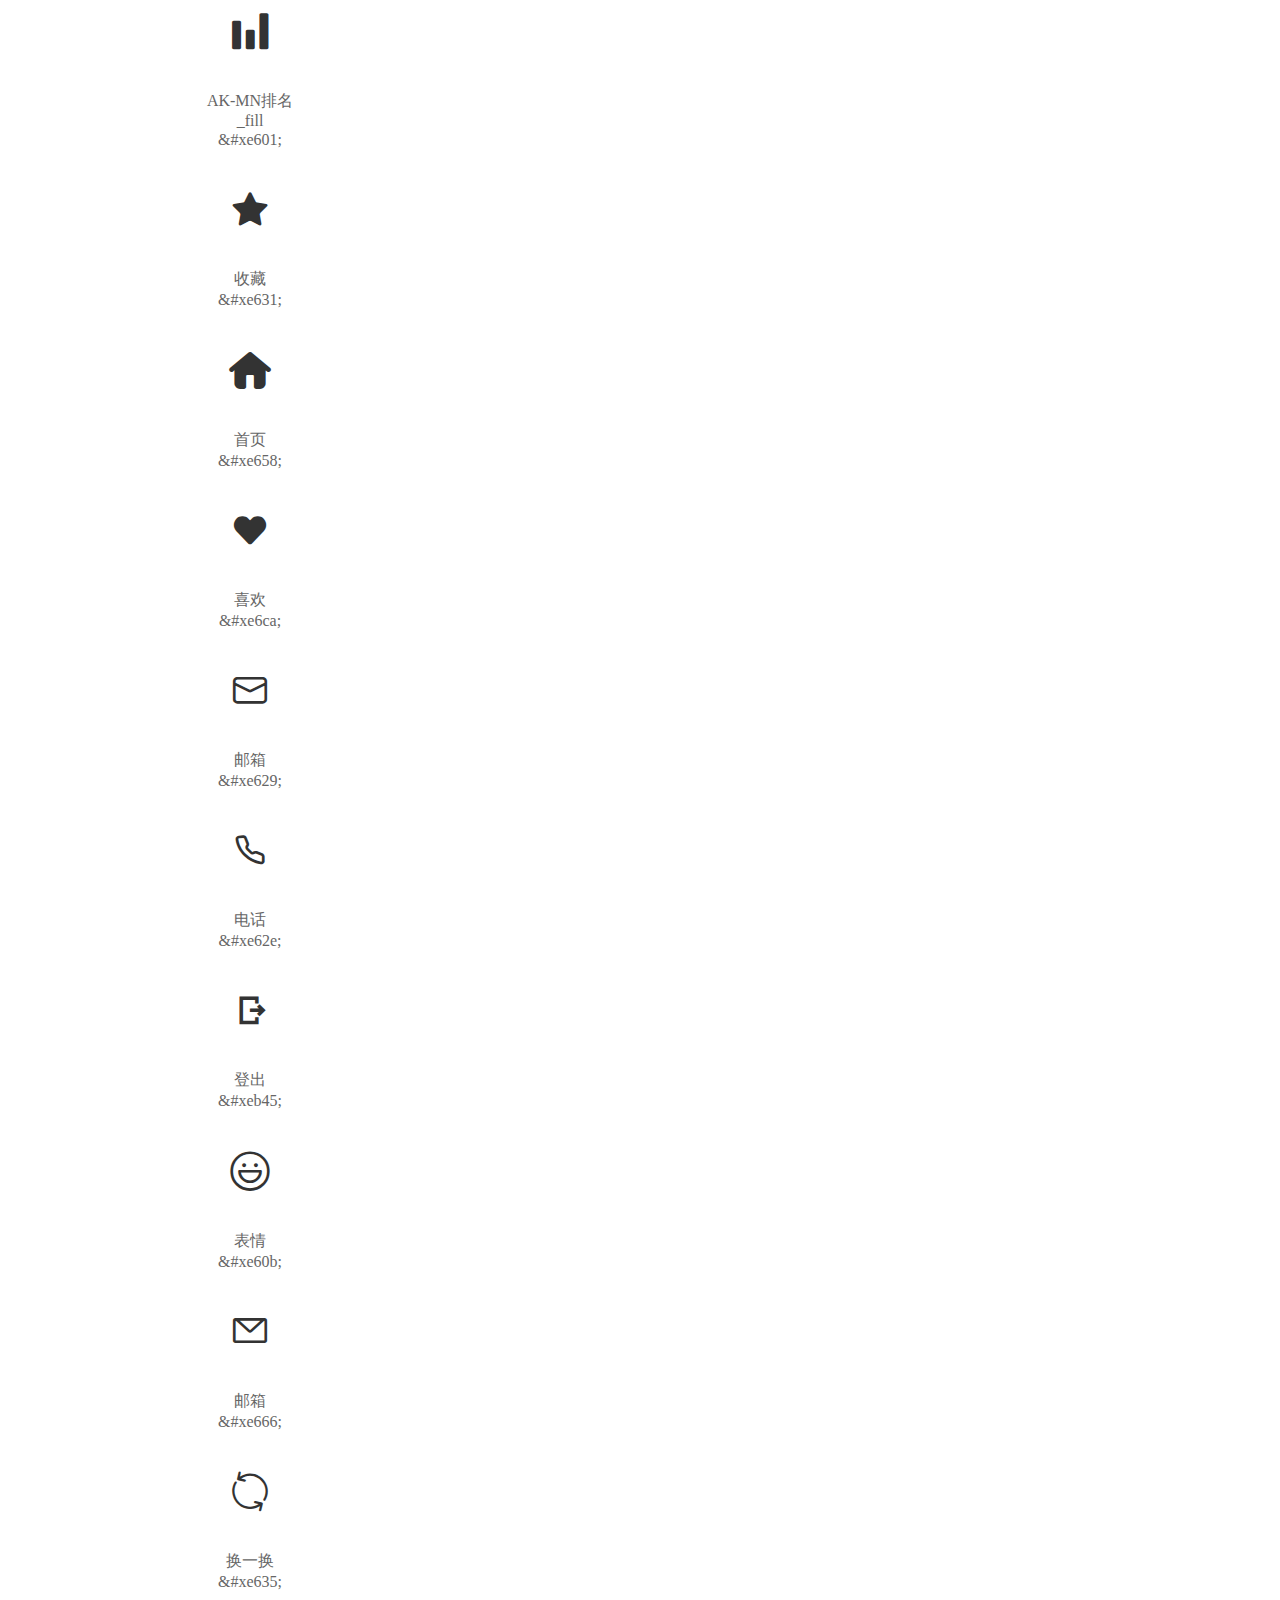
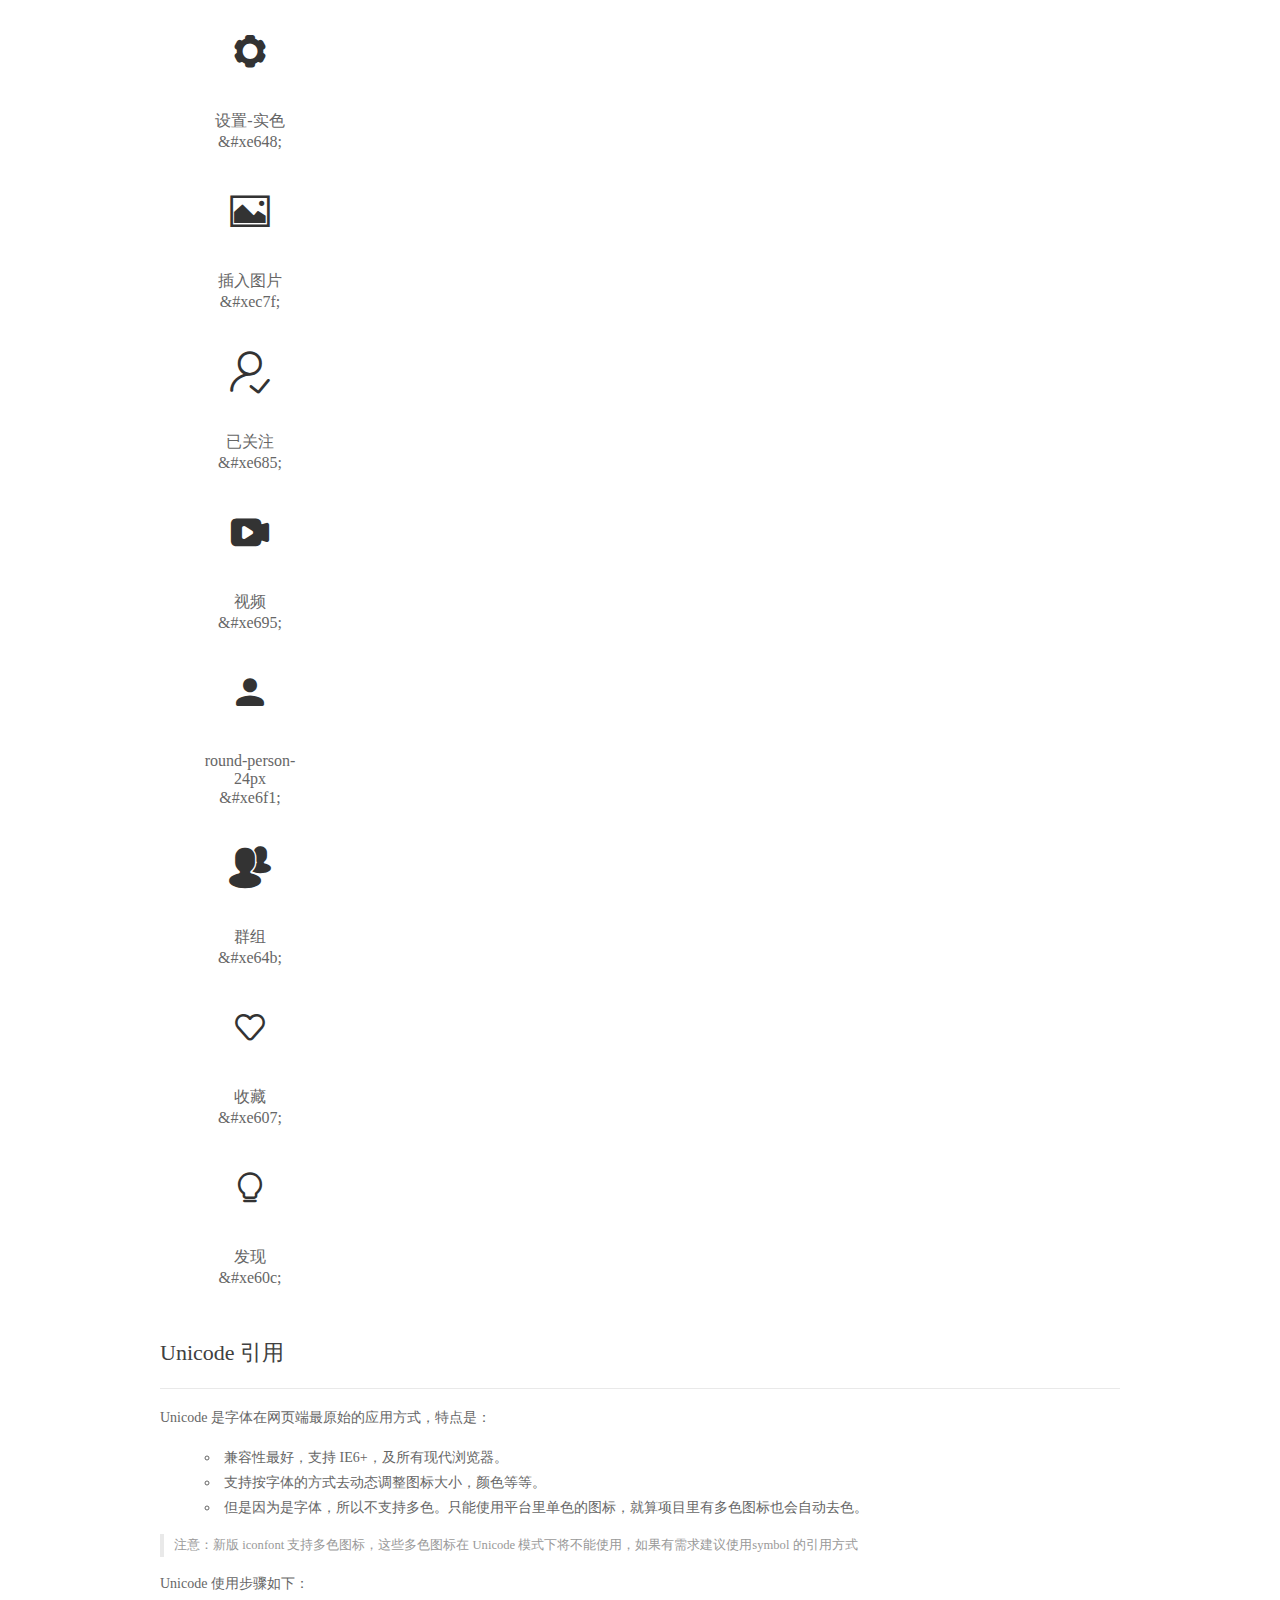
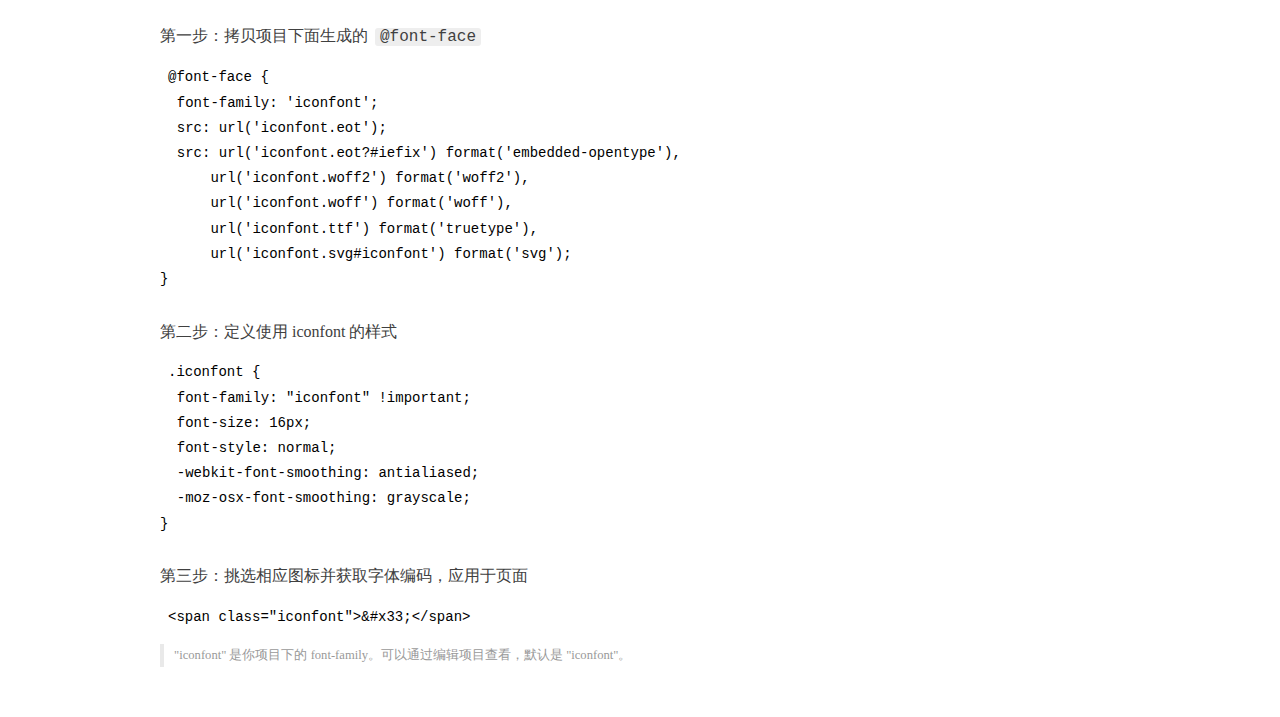
<file: creator-studio/css/demo_index.html>
<!DOCTYPE html>
<html>
<head>
  <meta charset="utf-8"/>
  <title>IconFont Demo</title>
  <link rel="shortcut icon" href="https://gtms04.alicdn.com/tps/i4/TB1_oz6GVXXXXaFXpXXJDFnIXXX-64-64.ico" type="image/x-icon"/>
  <link rel="stylesheet" href="https://g.alicdn.com/thx/cube/1.3.2/cube.min.css">
  <link rel="stylesheet" href="demo.css">
  <link rel="stylesheet" href="iconfont.css">
  <script src="iconfont.js"></script>
  <!-- jQuery -->
  <script src="https://a1.alicdn.com/oss/uploads/2018/12/26/7bfddb60-08e8-11e9-9b04-53e73bb6408b.js"></script>
  <!-- 代码高亮 -->
  <script src="https://a1.alicdn.com/oss/uploads/2018/12/26/a3f714d0-08e6-11e9-8a15-ebf944d7534c.js"></script>
</head>
<body>
  <div class="main">
    <h1 class="logo"><a href="https://www.iconfont.cn/" title="iconfont 首页" target="_blank">&#xe86b;</a></h1>
    <div class="nav-tabs">
      <ul id="tabs" class="dib-box">
        <li class="dib active"><span>Unicode</span></li>
        <li class="dib"><span>Font class</span></li>
        <li class="dib"><span>Symbol</span></li>
      </ul>
      
      <a href="https://www.iconfont.cn/manage/index?manage_type=myprojects&projectId=1172874" target="_blank" class="nav-more">查看项目</a>
      
    </div>
    <div class="tab-container">
      <div class="content unicode" style="display: block;">
          <ul class="icon_lists dib-box">
          
            <li class="dib">
              <span class="icon iconfont">&#xe600;</span>
                <div class="name">陌生人</div>
                <div class="code-name">&amp;#xe600;</div>
              </li>
          
            <li class="dib">
              <span class="icon iconfont">&#xe64d;</span>
                <div class="name">QQ</div>
                <div class="code-name">&amp;#xe64d;</div>
              </li>
          
            <li class="dib">
              <span class="icon iconfont">&#xe90c;</span>
                <div class="name">订阅</div>
                <div class="code-name">&amp;#xe90c;</div>
              </li>
          
            <li class="dib">
              <span class="icon iconfont">&#xe609;</span>
                <div class="name">删除</div>
                <div class="code-name">&amp;#xe609;</div>
              </li>
          
            <li class="dib">
              <span class="icon iconfont">&#xe61f;</span>
                <div class="name">后退</div>
                <div class="code-name">&amp;#xe61f;</div>
              </li>
          
            <li class="dib">
              <span class="icon iconfont">&#xe620;</span>
                <div class="name">前进</div>
                <div class="code-name">&amp;#xe620;</div>
              </li>
          
            <li class="dib">
              <span class="icon iconfont">&#xe633;</span>
                <div class="name">分享</div>
                <div class="code-name">&amp;#xe633;</div>
              </li>
          
            <li class="dib">
              <span class="icon iconfont">&#xe67d;</span>
                <div class="name">财富_hover</div>
                <div class="code-name">&amp;#xe67d;</div>
              </li>
          
            <li class="dib">
              <span class="icon iconfont">&#xe650;</span>
                <div class="name">设置</div>
                <div class="code-name">&amp;#xe650;</div>
              </li>
          
            <li class="dib">
              <span class="icon iconfont">&#xe62f;</span>
                <div class="name">声音</div>
                <div class="code-name">&amp;#xe62f;</div>
              </li>
          
            <li class="dib">
              <span class="icon iconfont">&#xe622;</span>
                <div class="name">密码</div>
                <div class="code-name">&amp;#xe622;</div>
              </li>
          
            <li class="dib">
              <span class="icon iconfont">&#xe65a;</span>
                <div class="name">客服</div>
                <div class="code-name">&amp;#xe65a;</div>
              </li>
          
            <li class="dib">
              <span class="icon iconfont">&#xe664;</span>
                <div class="name">评论</div>
                <div class="code-name">&amp;#xe664;</div>
              </li>
          
            <li class="dib">
              <span class="icon iconfont">&#xe626;</span>
                <div class="name">收藏</div>
                <div class="code-name">&amp;#xe626;</div>
              </li>
          
            <li class="dib">
              <span class="icon iconfont">&#xe632;</span>
                <div class="name">对话</div>
                <div class="code-name">&amp;#xe632;</div>
              </li>
          
            <li class="dib">
              <span class="icon iconfont">&#xe665;</span>
                <div class="name">火</div>
                <div class="code-name">&amp;#xe665;</div>
              </li>
          
            <li class="dib">
              <span class="icon iconfont">&#xe612;</span>
                <div class="name">设置</div>
                <div class="code-name">&amp;#xe612;</div>
              </li>
          
            <li class="dib">
              <span class="icon iconfont">&#xe681;</span>
                <div class="name">文章2</div>
                <div class="code-name">&amp;#xe681;</div>
              </li>
          
            <li class="dib">
              <span class="icon iconfont">&#xe639;</span>
                <div class="name">新闻</div>
                <div class="code-name">&amp;#xe639;</div>
              </li>
          
            <li class="dib">
              <span class="icon iconfont">&#xe64c;</span>
                <div class="name">设置</div>
                <div class="code-name">&amp;#xe64c;</div>
              </li>
          
            <li class="dib">
              <span class="icon iconfont">&#xe7ba;</span>
                <div class="name">黑名单</div>
                <div class="code-name">&amp;#xe7ba;</div>
              </li>
          
            <li class="dib">
              <span class="icon iconfont">&#xe630;</span>
                <div class="name">播视web_播放量</div>
                <div class="code-name">&amp;#xe630;</div>
              </li>
          
            <li class="dib">
              <span class="icon iconfont">&#xe677;</span>
                <div class="name">视频</div>
                <div class="code-name">&amp;#xe677;</div>
              </li>
          
            <li class="dib">
              <span class="icon iconfont">&#xe68c;</span>
                <div class="name">频道</div>
                <div class="code-name">&amp;#xe68c;</div>
              </li>
          
            <li class="dib">
              <span class="icon iconfont">&#xe62d;</span>
                <div class="name">星</div>
                <div class="code-name">&amp;#xe62d;</div>
              </li>
          
            <li class="dib">
              <span class="icon iconfont">&#xe673;</span>
                <div class="name">数据</div>
                <div class="code-name">&amp;#xe673;</div>
              </li>
          
            <li class="dib">
              <span class="icon iconfont">&#xe64e;</span>
                <div class="name">分享</div>
                <div class="code-name">&amp;#xe64e;</div>
              </li>
          
            <li class="dib">
              <span class="icon iconfont">&#xe613;</span>
                <div class="name">046-私信</div>
                <div class="code-name">&amp;#xe613;</div>
              </li>
          
            <li class="dib">
              <span class="icon iconfont">&#xe601;</span>
                <div class="name">AK-MN排名_fill</div>
                <div class="code-name">&amp;#xe601;</div>
              </li>
          
            <li class="dib">
              <span class="icon iconfont">&#xe631;</span>
                <div class="name">收藏</div>
                <div class="code-name">&amp;#xe631;</div>
              </li>
          
            <li class="dib">
              <span class="icon iconfont">&#xe658;</span>
                <div class="name">首页</div>
                <div class="code-name">&amp;#xe658;</div>
              </li>
          
            <li class="dib">
              <span class="icon iconfont">&#xe6ca;</span>
                <div class="name">喜欢</div>
                <div class="code-name">&amp;#xe6ca;</div>
              </li>
          
            <li class="dib">
              <span class="icon iconfont">&#xe629;</span>
                <div class="name">邮箱</div>
                <div class="code-name">&amp;#xe629;</div>
              </li>
          
            <li class="dib">
              <span class="icon iconfont">&#xe62e;</span>
                <div class="name">电话</div>
                <div class="code-name">&amp;#xe62e;</div>
              </li>
          
            <li class="dib">
              <span class="icon iconfont">&#xeb45;</span>
                <div class="name">登出</div>
                <div class="code-name">&amp;#xeb45;</div>
              </li>
          
            <li class="dib">
              <span class="icon iconfont">&#xe60b;</span>
                <div class="name">表情</div>
                <div class="code-name">&amp;#xe60b;</div>
              </li>
          
            <li class="dib">
              <span class="icon iconfont">&#xe666;</span>
                <div class="name">邮箱</div>
                <div class="code-name">&amp;#xe666;</div>
              </li>
          
            <li class="dib">
              <span class="icon iconfont">&#xe635;</span>
                <div class="name">换一换</div>
                <div class="code-name">&amp;#xe635;</div>
              </li>
          
            <li class="dib">
              <span class="icon iconfont">&#xe648;</span>
                <div class="name">设置-实色</div>
                <div class="code-name">&amp;#xe648;</div>
              </li>
          
            <li class="dib">
              <span class="icon iconfont">&#xec7f;</span>
                <div class="name">插入图片</div>
                <div class="code-name">&amp;#xec7f;</div>
              </li>
          
            <li class="dib">
              <span class="icon iconfont">&#xe685;</span>
                <div class="name">已关注</div>
                <div class="code-name">&amp;#xe685;</div>
              </li>
          
            <li class="dib">
              <span class="icon iconfont">&#xe695;</span>
                <div class="name">视频</div>
                <div class="code-name">&amp;#xe695;</div>
              </li>
          
            <li class="dib">
              <span class="icon iconfont">&#xe6f1;</span>
                <div class="name">round-person-24px</div>
                <div class="code-name">&amp;#xe6f1;</div>
              </li>
          
            <li class="dib">
              <span class="icon iconfont">&#xe64b;</span>
                <div class="name">群组</div>
                <div class="code-name">&amp;#xe64b;</div>
              </li>
          
            <li class="dib">
              <span class="icon iconfont">&#xe607;</span>
                <div class="name">收藏</div>
                <div class="code-name">&amp;#xe607;</div>
              </li>
          
            <li class="dib">
              <span class="icon iconfont">&#xe60c;</span>
                <div class="name">发现</div>
                <div class="code-name">&amp;#xe60c;</div>
              </li>
          
          </ul>
          <div class="article markdown">
          <h2 id="unicode-">Unicode 引用</h2>
          <hr>

          <p>Unicode 是字体在网页端最原始的应用方式，特点是：</p>
          <ul>
            <li>兼容性最好，支持 IE6+，及所有现代浏览器。</li>
            <li>支持按字体的方式去动态调整图标大小，颜色等等。</li>
            <li>但是因为是字体，所以不支持多色。只能使用平台里单色的图标，就算项目里有多色图标也会自动去色。</li>
          </ul>
          <blockquote>
            <p>注意：新版 iconfont 支持多色图标，这些多色图标在 Unicode 模式下将不能使用，如果有需求建议使用symbol 的引用方式</p>
          </blockquote>
          <p>Unicode 使用步骤如下：</p>
          <h3 id="-font-face">第一步：拷贝项目下面生成的 <code>@font-face</code></h3>
<pre><code class="language-css"
>@font-face {
  font-family: 'iconfont';
  src: url('iconfont.eot');
  src: url('iconfont.eot?#iefix') format('embedded-opentype'),
      url('iconfont.woff2') format('woff2'),
      url('iconfont.woff') format('woff'),
      url('iconfont.ttf') format('truetype'),
      url('iconfont.svg#iconfont') format('svg');
}
</code></pre>
          <h3 id="-iconfont-">第二步：定义使用 iconfont 的样式</h3>
<pre><code class="language-css"
>.iconfont {
  font-family: "iconfont" !important;
  font-size: 16px;
  font-style: normal;
  -webkit-font-smoothing: antialiased;
  -moz-osx-font-smoothing: grayscale;
}
</code></pre>
          <h3 id="-">第三步：挑选相应图标并获取字体编码，应用于页面</h3>
<pre>
<code class="language-html"
>&lt;span class="iconfont"&gt;&amp;#x33;&lt;/span&gt;
</code></pre>
          <blockquote>
            <p>"iconfont" 是你项目下的 font-family。可以通过编辑项目查看，默认是 "iconfont"。</p>
          </blockquote>
          </div>
      </div>
      <div class="content font-class">
        <ul class="icon_lists dib-box">
          
          <li class="dib">
            <span class="icon iconfont iconmoshengren"></span>
            <div class="name">
              陌生人
            </div>
            <div class="code-name">.iconmoshengren
            </div>
          </li>
          
          <li class="dib">
            <span class="icon iconfont icon11qq"></span>
            <div class="name">
              QQ
            </div>
            <div class="code-name">.icon11qq
            </div>
          </li>
          
          <li class="dib">
            <span class="icon iconfont icondingyue"></span>
            <div class="name">
              订阅
            </div>
            <div class="code-name">.icondingyue
            </div>
          </li>
          
          <li class="dib">
            <span class="icon iconfont iconshanchu"></span>
            <div class="name">
              删除
            </div>
            <div class="code-name">.iconshanchu
            </div>
          </li>
          
          <li class="dib">
            <span class="icon iconfont iconhoutui"></span>
            <div class="name">
              后退
            </div>
            <div class="code-name">.iconhoutui
            </div>
          </li>
          
          <li class="dib">
            <span class="icon iconfont iconqianjin"></span>
            <div class="name">
              前进
            </div>
            <div class="code-name">.iconqianjin
            </div>
          </li>
          
          <li class="dib">
            <span class="icon iconfont iconfenxiang"></span>
            <div class="name">
              分享
            </div>
            <div class="code-name">.iconfenxiang
            </div>
          </li>
          
          <li class="dib">
            <span class="icon iconfont iconcaifuhover"></span>
            <div class="name">
              财富_hover
            </div>
            <div class="code-name">.iconcaifuhover
            </div>
          </li>
          
          <li class="dib">
            <span class="icon iconfont iconshezhi"></span>
            <div class="name">
              设置
            </div>
            <div class="code-name">.iconshezhi
            </div>
          </li>
          
          <li class="dib">
            <span class="icon iconfont iconshengyin"></span>
            <div class="name">
              声音
            </div>
            <div class="code-name">.iconshengyin
            </div>
          </li>
          
          <li class="dib">
            <span class="icon iconfont iconmima"></span>
            <div class="name">
              密码
            </div>
            <div class="code-name">.iconmima
            </div>
          </li>
          
          <li class="dib">
            <span class="icon iconfont iconkefu"></span>
            <div class="name">
              客服
            </div>
            <div class="code-name">.iconkefu
            </div>
          </li>
          
          <li class="dib">
            <span class="icon iconfont iconpinglun"></span>
            <div class="name">
              评论
            </div>
            <div class="code-name">.iconpinglun
            </div>
          </li>
          
          <li class="dib">
            <span class="icon iconfont iconshoucang"></span>
            <div class="name">
              收藏
            </div>
            <div class="code-name">.iconshoucang
            </div>
          </li>
          
          <li class="dib">
            <span class="icon iconfont iconduihua"></span>
            <div class="name">
              对话
            </div>
            <div class="code-name">.iconduihua
            </div>
          </li>
          
          <li class="dib">
            <span class="icon iconfont iconhuo"></span>
            <div class="name">
              火
            </div>
            <div class="code-name">.iconhuo
            </div>
          </li>
          
          <li class="dib">
            <span class="icon iconfont iconicon_set_up"></span>
            <div class="name">
              设置
            </div>
            <div class="code-name">.iconicon_set_up
            </div>
          </li>
          
          <li class="dib">
            <span class="icon iconfont iconwenzhang2"></span>
            <div class="name">
              文章2
            </div>
            <div class="code-name">.iconwenzhang2
            </div>
          </li>
          
          <li class="dib">
            <span class="icon iconfont iconxinwen"></span>
            <div class="name">
              新闻
            </div>
            <div class="code-name">.iconxinwen
            </div>
          </li>
          
          <li class="dib">
            <span class="icon iconfont iconshezhi1"></span>
            <div class="name">
              设置
            </div>
            <div class="code-name">.iconshezhi1
            </div>
          </li>
          
          <li class="dib">
            <span class="icon iconfont iconheimingdan"></span>
            <div class="name">
              黑名单
            </div>
            <div class="code-name">.iconheimingdan
            </div>
          </li>
          
          <li class="dib">
            <span class="icon iconfont iconboshiweb_bofangliang"></span>
            <div class="name">
              播视web_播放量
            </div>
            <div class="code-name">.iconboshiweb_bofangliang
            </div>
          </li>
          
          <li class="dib">
            <span class="icon iconfont iconshipin"></span>
            <div class="name">
              视频
            </div>
            <div class="code-name">.iconshipin
            </div>
          </li>
          
          <li class="dib">
            <span class="icon iconfont iconpindao-"></span>
            <div class="name">
              频道
            </div>
            <div class="code-name">.iconpindao-
            </div>
          </li>
          
          <li class="dib">
            <span class="icon iconfont iconxing"></span>
            <div class="name">
              星
            </div>
            <div class="code-name">.iconxing
            </div>
          </li>
          
          <li class="dib">
            <span class="icon iconfont iconico_data"></span>
            <div class="name">
              数据
            </div>
            <div class="code-name">.iconico_data
            </div>
          </li>
          
          <li class="dib">
            <span class="icon iconfont iconfenxiang1"></span>
            <div class="name">
              分享
            </div>
            <div class="code-name">.iconfenxiang1
            </div>
          </li>
          
          <li class="dib">
            <span class="icon iconfont icon-sixin"></span>
            <div class="name">
              046-私信
            </div>
            <div class="code-name">.icon-sixin
            </div>
          </li>
          
          <li class="dib">
            <span class="icon iconfont iconmn_paiming_fill"></span>
            <div class="name">
              AK-MN排名_fill
            </div>
            <div class="code-name">.iconmn_paiming_fill
            </div>
          </li>
          
          <li class="dib">
            <span class="icon iconfont iconshoucang1"></span>
            <div class="name">
              收藏
            </div>
            <div class="code-name">.iconshoucang1
            </div>
          </li>
          
          <li class="dib">
            <span class="icon iconfont iconshouye"></span>
            <div class="name">
              首页
            </div>
            <div class="code-name">.iconshouye
            </div>
          </li>
          
          <li class="dib">
            <span class="icon iconfont iconxihuan"></span>
            <div class="name">
              喜欢
            </div>
            <div class="code-name">.iconxihuan
            </div>
          </li>
          
          <li class="dib">
            <span class="icon iconfont iconyouxiang"></span>
            <div class="name">
              邮箱
            </div>
            <div class="code-name">.iconyouxiang
            </div>
          </li>
          
          <li class="dib">
            <span class="icon iconfont icondianhua"></span>
            <div class="name">
              电话
            </div>
            <div class="code-name">.icondianhua
            </div>
          </li>
          
          <li class="dib">
            <span class="icon iconfont icondengchu"></span>
            <div class="name">
              登出
            </div>
            <div class="code-name">.icondengchu
            </div>
          </li>
          
          <li class="dib">
            <span class="icon iconfont iconbiaoqing"></span>
            <div class="name">
              表情
            </div>
            <div class="code-name">.iconbiaoqing
            </div>
          </li>
          
          <li class="dib">
            <span class="icon iconfont iconyouxiang1"></span>
            <div class="name">
              邮箱
            </div>
            <div class="code-name">.iconyouxiang1
            </div>
          </li>
          
          <li class="dib">
            <span class="icon iconfont iconhuanyihuan"></span>
            <div class="name">
              换一换
            </div>
            <div class="code-name">.iconhuanyihuan
            </div>
          </li>
          
          <li class="dib">
            <span class="icon iconfont iconset-s"></span>
            <div class="name">
              设置-实色
            </div>
            <div class="code-name">.iconset-s
            </div>
          </li>
          
          <li class="dib">
            <span class="icon iconfont iconcharutupian"></span>
            <div class="name">
              插入图片
            </div>
            <div class="code-name">.iconcharutupian
            </div>
          </li>
          
          <li class="dib">
            <span class="icon iconfont iconyiguanzhu"></span>
            <div class="name">
              已关注
            </div>
            <div class="code-name">.iconyiguanzhu
            </div>
          </li>
          
          <li class="dib">
            <span class="icon iconfont iconshipin1"></span>
            <div class="name">
              视频
            </div>
            <div class="code-name">.iconshipin1
            </div>
          </li>
          
          <li class="dib">
            <span class="icon iconfont iconround-person-px"></span>
            <div class="name">
              round-person-24px
            </div>
            <div class="code-name">.iconround-person-px
            </div>
          </li>
          
          <li class="dib">
            <span class="icon iconfont iconqunzu"></span>
            <div class="name">
              群组
            </div>
            <div class="code-name">.iconqunzu
            </div>
          </li>
          
          <li class="dib">
            <span class="icon iconfont iconicon-test"></span>
            <div class="name">
              收藏
            </div>
            <div class="code-name">.iconicon-test
            </div>
          </li>
          
          <li class="dib">
            <span class="icon iconfont iconicon-test1"></span>
            <div class="name">
              发现
            </div>
            <div class="code-name">.iconicon-test1
            </div>
          </li>
          
        </ul>
        <div class="article markdown">
        <h2 id="font-class-">font-class 引用</h2>
        <hr>

        <p>font-class 是 Unicode 使用方式的一种变种，主要是解决 Unicode 书写不直观，语意不明确的问题。</p>
        <p>与 Unicode 使用方式相比，具有如下特点：</p>
        <ul>
          <li>兼容性良好，支持 IE8+，及所有现代浏览器。</li>
          <li>相比于 Unicode 语意明确，书写更直观。可以很容易分辨这个 icon 是什么。</li>
          <li>因为使用 class 来定义图标，所以当要替换图标时，只需要修改 class 里面的 Unicode 引用。</li>
          <li>不过因为本质上还是使用的字体，所以多色图标还是不支持的。</li>
        </ul>
        <p>使用步骤如下：</p>
        <h3 id="-fontclass-">第一步：引入项目下面生成的 fontclass 代码：</h3>
<pre><code class="language-html">&lt;link rel="stylesheet" href="./iconfont.css"&gt;
</code></pre>
        <h3 id="-">第二步：挑选相应图标并获取类名，应用于页面：</h3>
<pre><code class="language-html">&lt;span class="iconfont iconxxx"&gt;&lt;/span&gt;
</code></pre>
        <blockquote>
          <p>"
            iconfont" 是你项目下的 font-family。可以通过编辑项目查看，默认是 "iconfont"。</p>
        </blockquote>
      </div>
      </div>
      <div class="content symbol">
          <ul class="icon_lists dib-box">
          
            <li class="dib">
                <svg class="icon svg-icon" aria-hidden="true">
                  <use xlink:href="#iconmoshengren"></use>
                </svg>
                <div class="name">陌生人</div>
                <div class="code-name">#iconmoshengren</div>
            </li>
          
            <li class="dib">
                <svg class="icon svg-icon" aria-hidden="true">
                  <use xlink:href="#icon11qq"></use>
                </svg>
                <div class="name">QQ</div>
                <div class="code-name">#icon11qq</div>
            </li>
          
            <li class="dib">
                <svg class="icon svg-icon" aria-hidden="true">
                  <use xlink:href="#icondingyue"></use>
                </svg>
                <div class="name">订阅</div>
                <div class="code-name">#icondingyue</div>
            </li>
          
            <li class="dib">
                <svg class="icon svg-icon" aria-hidden="true">
                  <use xlink:href="#iconshanchu"></use>
                </svg>
                <div class="name">删除</div>
                <div class="code-name">#iconshanchu</div>
            </li>
          
            <li class="dib">
                <svg class="icon svg-icon" aria-hidden="true">
                  <use xlink:href="#iconhoutui"></use>
                </svg>
                <div class="name">后退</div>
                <div class="code-name">#iconhoutui</div>
            </li>
          
            <li class="dib">
                <svg class="icon svg-icon" aria-hidden="true">
                  <use xlink:href="#iconqianjin"></use>
                </svg>
                <div class="name">前进</div>
                <div class="code-name">#iconqianjin</div>
            </li>
          
            <li class="dib">
                <svg class="icon svg-icon" aria-hidden="true">
                  <use xlink:href="#iconfenxiang"></use>
                </svg>
                <div class="name">分享</div>
                <div class="code-name">#iconfenxiang</div>
            </li>
          
            <li class="dib">
                <svg class="icon svg-icon" aria-hidden="true">
                  <use xlink:href="#iconcaifuhover"></use>
                </svg>
                <div class="name">财富_hover</div>
                <div class="code-name">#iconcaifuhover</div>
            </li>
          
            <li class="dib">
                <svg class="icon svg-icon" aria-hidden="true">
                  <use xlink:href="#iconshezhi"></use>
                </svg>
                <div class="name">设置</div>
                <div class="code-name">#iconshezhi</div>
            </li>
          
            <li class="dib">
                <svg class="icon svg-icon" aria-hidden="true">
                  <use xlink:href="#iconshengyin"></use>
                </svg>
                <div class="name">声音</div>
                <div class="code-name">#iconshengyin</div>
            </li>
          
            <li class="dib">
                <svg class="icon svg-icon" aria-hidden="true">
                  <use xlink:href="#iconmima"></use>
                </svg>
                <div class="name">密码</div>
                <div class="code-name">#iconmima</div>
            </li>
          
            <li class="dib">
                <svg class="icon svg-icon" aria-hidden="true">
                  <use xlink:href="#iconkefu"></use>
                </svg>
                <div class="name">客服</div>
                <div class="code-name">#iconkefu</div>
            </li>
          
            <li class="dib">
                <svg class="icon svg-icon" aria-hidden="true">
                  <use xlink:href="#iconpinglun"></use>
                </svg>
                <div class="name">评论</div>
                <div class="code-name">#iconpinglun</div>
            </li>
          
            <li class="dib">
                <svg class="icon svg-icon" aria-hidden="true">
                  <use xlink:href="#iconshoucang"></use>
                </svg>
                <div class="name">收藏</div>
                <div class="code-name">#iconshoucang</div>
            </li>
          
            <li class="dib">
                <svg class="icon svg-icon" aria-hidden="true">
                  <use xlink:href="#iconduihua"></use>
                </svg>
                <div class="name">对话</div>
                <div class="code-name">#iconduihua</div>
            </li>
          
            <li class="dib">
                <svg class="icon svg-icon" aria-hidden="true">
                  <use xlink:href="#iconhuo"></use>
                </svg>
                <div class="name">火</div>
                <div class="code-name">#iconhuo</div>
            </li>
          
            <li class="dib">
                <svg class="icon svg-icon" aria-hidden="true">
                  <use xlink:href="#iconicon_set_up"></use>
                </svg>
                <div class="name">设置</div>
                <div class="code-name">#iconicon_set_up</div>
            </li>
          
            <li class="dib">
                <svg class="icon svg-icon" aria-hidden="true">
                  <use xlink:href="#iconwenzhang2"></use>
                </svg>
                <div class="name">文章2</div>
                <div class="code-name">#iconwenzhang2</div>
            </li>
          
            <li class="dib">
                <svg class="icon svg-icon" aria-hidden="true">
                  <use xlink:href="#iconxinwen"></use>
                </svg>
                <div class="name">新闻</div>
                <div class="code-name">#iconxinwen</div>
            </li>
          
            <li class="dib">
                <svg class="icon svg-icon" aria-hidden="true">
                  <use xlink:href="#iconshezhi1"></use>
                </svg>
                <div class="name">设置</div>
                <div class="code-name">#iconshezhi1</div>
            </li>
          
            <li class="dib">
                <svg class="icon svg-icon" aria-hidden="true">
                  <use xlink:href="#iconheimingdan"></use>
                </svg>
                <div class="name">黑名单</div>
                <div class="code-name">#iconheimingdan</div>
            </li>
          
            <li class="dib">
                <svg class="icon svg-icon" aria-hidden="true">
                  <use xlink:href="#iconboshiweb_bofangliang"></use>
                </svg>
                <div class="name">播视web_播放量</div>
                <div class="code-name">#iconboshiweb_bofangliang</div>
            </li>
          
            <li class="dib">
                <svg class="icon svg-icon" aria-hidden="true">
                  <use xlink:href="#iconshipin"></use>
                </svg>
                <div class="name">视频</div>
                <div class="code-name">#iconshipin</div>
            </li>
          
            <li class="dib">
                <svg class="icon svg-icon" aria-hidden="true">
                  <use xlink:href="#iconpindao-"></use>
                </svg>
                <div class="name">频道</div>
                <div class="code-name">#iconpindao-</div>
            </li>
          
            <li class="dib">
                <svg class="icon svg-icon" aria-hidden="true">
                  <use xlink:href="#iconxing"></use>
                </svg>
                <div class="name">星</div>
                <div class="code-name">#iconxing</div>
            </li>
          
            <li class="dib">
                <svg class="icon svg-icon" aria-hidden="true">
                  <use xlink:href="#iconico_data"></use>
                </svg>
                <div class="name">数据</div>
                <div class="code-name">#iconico_data</div>
            </li>
          
            <li class="dib">
                <svg class="icon svg-icon" aria-hidden="true">
                  <use xlink:href="#iconfenxiang1"></use>
                </svg>
                <div class="name">分享</div>
                <div class="code-name">#iconfenxiang1</div>
            </li>
          
            <li class="dib">
                <svg class="icon svg-icon" aria-hidden="true">
                  <use xlink:href="#icon-sixin"></use>
                </svg>
                <div class="name">046-私信</div>
                <div class="code-name">#icon-sixin</div>
            </li>
          
            <li class="dib">
                <svg class="icon svg-icon" aria-hidden="true">
                  <use xlink:href="#iconmn_paiming_fill"></use>
                </svg>
                <div class="name">AK-MN排名_fill</div>
                <div class="code-name">#iconmn_paiming_fill</div>
            </li>
          
            <li class="dib">
                <svg class="icon svg-icon" aria-hidden="true">
                  <use xlink:href="#iconshoucang1"></use>
                </svg>
                <div class="name">收藏</div>
                <div class="code-name">#iconshoucang1</div>
            </li>
          
            <li class="dib">
                <svg class="icon svg-icon" aria-hidden="true">
                  <use xlink:href="#iconshouye"></use>
                </svg>
                <div class="name">首页</div>
                <div class="code-name">#iconshouye</div>
            </li>
          
            <li class="dib">
                <svg class="icon svg-icon" aria-hidden="true">
                  <use xlink:href="#iconxihuan"></use>
                </svg>
                <div class="name">喜欢</div>
                <div class="code-name">#iconxihuan</div>
            </li>
          
            <li class="dib">
                <svg class="icon svg-icon" aria-hidden="true">
                  <use xlink:href="#iconyouxiang"></use>
                </svg>
                <div class="name">邮箱</div>
                <div class="code-name">#iconyouxiang</div>
            </li>
          
            <li class="dib">
                <svg class="icon svg-icon" aria-hidden="true">
                  <use xlink:href="#icondianhua"></use>
                </svg>
                <div class="name">电话</div>
                <div class="code-name">#icondianhua</div>
            </li>
          
            <li class="dib">
                <svg class="icon svg-icon" aria-hidden="true">
                  <use xlink:href="#icondengchu"></use>
                </svg>
                <div class="name">登出</div>
                <div class="code-name">#icondengchu</div>
            </li>
          
            <li class="dib">
                <svg class="icon svg-icon" aria-hidden="true">
                  <use xlink:href="#iconbiaoqing"></use>
                </svg>
                <div class="name">表情</div>
                <div class="code-name">#iconbiaoqing</div>
            </li>
          
            <li class="dib">
                <svg class="icon svg-icon" aria-hidden="true">
                  <use xlink:href="#iconyouxiang1"></use>
                </svg>
                <div class="name">邮箱</div>
                <div class="code-name">#iconyouxiang1</div>
            </li>
          
            <li class="dib">
                <svg class="icon svg-icon" aria-hidden="true">
                  <use xlink:href="#iconhuanyihuan"></use>
                </svg>
                <div class="name">换一换</div>
                <div class="code-name">#iconhuanyihuan</div>
            </li>
          
            <li class="dib">
                <svg class="icon svg-icon" aria-hidden="true">
                  <use xlink:href="#iconset-s"></use>
                </svg>
                <div class="name">设置-实色</div>
                <div class="code-name">#iconset-s</div>
            </li>
          
            <li class="dib">
                <svg class="icon svg-icon" aria-hidden="true">
                  <use xlink:href="#iconcharutupian"></use>
                </svg>
                <div class="name">插入图片</div>
                <div class="code-name">#iconcharutupian</div>
            </li>
          
            <li class="dib">
                <svg class="icon svg-icon" aria-hidden="true">
                  <use xlink:href="#iconyiguanzhu"></use>
                </svg>
                <div class="name">已关注</div>
                <div class="code-name">#iconyiguanzhu</div>
            </li>
          
            <li class="dib">
                <svg class="icon svg-icon" aria-hidden="true">
                  <use xlink:href="#iconshipin1"></use>
                </svg>
                <div class="name">视频</div>
                <div class="code-name">#iconshipin1</div>
            </li>
          
            <li class="dib">
                <svg class="icon svg-icon" aria-hidden="true">
                  <use xlink:href="#iconround-person-px"></use>
                </svg>
                <div class="name">round-person-24px</div>
                <div class="code-name">#iconround-person-px</div>
            </li>
          
            <li class="dib">
                <svg class="icon svg-icon" aria-hidden="true">
                  <use xlink:href="#iconqunzu"></use>
                </svg>
                <div class="name">群组</div>
                <div class="code-name">#iconqunzu</div>
            </li>
          
            <li class="dib">
                <svg class="icon svg-icon" aria-hidden="true">
                  <use xlink:href="#iconicon-test"></use>
                </svg>
                <div class="name">收藏</div>
                <div class="code-name">#iconicon-test</div>
            </li>
          
            <li class="dib">
                <svg class="icon svg-icon" aria-hidden="true">
                  <use xlink:href="#iconicon-test1"></use>
                </svg>
                <div class="name">发现</div>
                <div class="code-name">#iconicon-test1</div>
            </li>
          
          </ul>
          <div class="article markdown">
          <h2 id="symbol-">Symbol 引用</h2>
          <hr>

          <p>这是一种全新的使用方式，应该说这才是未来的主流，也是平台目前推荐的用法。相关介绍可以参考这篇<a href="">文章</a>
            这种用法其实是做了一个 SVG 的集合，与另外两种相比具有如下特点：</p>
          <ul>
            <li>支持多色图标了，不再受单色限制。</li>
            <li>通过一些技巧，支持像字体那样，通过 <code>font-size</code>, <code>color</code> 来调整样式。</li>
            <li>兼容性较差，支持 IE9+，及现代浏览器。</li>
            <li>浏览器渲染 SVG 的性能一般，还不如 png。</li>
          </ul>
          <p>使用步骤如下：</p>
          <h3 id="-symbol-">第一步：引入项目下面生成的 symbol 代码：</h3>
<pre><code class="language-html">&lt;script src="./iconfont.js"&gt;&lt;/script&gt;
</code></pre>
          <h3 id="-css-">第二步：加入通用 CSS 代码（引入一次就行）：</h3>
<pre><code class="language-html">&lt;style&gt;
.icon {
  width: 1em;
  height: 1em;
  vertical-align: -0.15em;
  fill: currentColor;
  overflow: hidden;
}
&lt;/style&gt;
</code></pre>
          <h3 id="-">第三步：挑选相应图标并获取类名，应用于页面：</h3>
<pre><code class="language-html">&lt;svg class="icon" aria-hidden="true"&gt;
  &lt;use xlink:href="#icon-xxx"&gt;&lt;/use&gt;
&lt;/svg&gt;
</code></pre>
          </div>
      </div>

    </div>
  </div>
  <script>
  $(document).ready(function () {
      $('.tab-container .content:first').show()

      $('#tabs li').click(function (e) {
        var tabContent = $('.tab-container .content')
        var index = $(this).index()

        if ($(this).hasClass('active')) {
          return
        } else {
          $('#tabs li').removeClass('active')
          $(this).addClass('active')

          tabContent.hide().eq(index).fadeIn()
        }
      })
    })
  </script>
</body>
</html>
</file>
<file: global.css>
html, body, div, span, applet, object, iframe, h1, h2, h3, h4, h5, h6, p, blockquote, pre, a, abbr, acronym, address, big, cite, code, del, dfn, em, font, img, ins, kbd, q, s, samp, small, strike, 
strong, sub, sup, tt, var, b, u, i, center, dl, dt, dd, ol, ul, li, fieldset, form, label, legend, table, caption, tbody, 
tfoot, thead, tr, th, td ,textarea,input { margin:0; padding:0;  }
address,cite,dfn,em,var, i {font-style:normal;}
body {font-size: 16px; line-height: 1.5; font-family:'Microsoft Yahei','simsun','arial','tahoma';  color: #333; }
table { border-collapse:collapse; border-spacing:0; }
h1, h2, h3, h4, h5, h6, th { font-size: 100%; font-weight: normal; }
button,input,select,textarea{font-size:100%;}
fieldset,img{border:0;}
a,
img {
    -webkit-touch-callout: none
}
a,
a:active,
a:focus,
a:hover,
a:visited {text-decoration: none}
input[type=password],
input[type=text],
textarea {
    resize: none;
    outline: 0;
    -webkit-appearance: none;
    white-space: pre-wrap;
    word-wrap: break-word;
    background: #fff
}
ul, ol { list-style: none; }
:focus{ outline:none;}
.clearfix{ clear: both; content: ""; display: block; overflow: hidden }
.clear{clear: both;}
.fl{ float: left; }
.fr{float: right;}
*{
    margin: 0;
    padding: 0;
    font-family: "微软雅黑";
    color: white;
    font-size: 20px;
}
.clearfloat::after{
    content: "";
    clear: both;
    display: block;
}
</file>
<file: projects-stream.css>
*{
    color: black;
}
@font-face {
    font-family: 'webfont';
    font-display: swap;
    src: url('//at.alicdn.com/t/webfont_602jw2c2g1d.eot'); /* IE9*/
    src: url('//at.alicdn.com/t/webfont_602jw2c2g1d.eot?#iefix') format('embedded-opentype'), /* IE6-IE8 */
    url('//at.alicdn.com/t/webfont_602jw2c2g1d.woff2') format('woff2'),
    url('//at.alicdn.com/t/webfont_602jw2c2g1d.woff') format('woff'), /* chrome、firefox */
    url('//at.alicdn.com/t/webfont_602jw2c2g1d.ttf') format('truetype'), /* chrome、firefox、opera、Safari, Android, iOS 4.2+*/
    url('//at.alicdn.com/t/webfont_602jw2c2g1d.svg#Alibaba-PuHuiTi-Regular') format('svg'); /* iOS 4.1- */
  }
html, body, .fullpage {
    width: 100%;
    height: 100%;
    position: relative;
    display: flex;
    justify-content: center;
    align-content: center;
    background-color: #EFEFEF;
}
.nav-all{
    background-color: white;
    height: 6%;
    width: 100%;
    position: absolute;
    z-index: 1;
    display: flex;
    align-items: center;
    justify-content:space-around;
    box-shadow:0 0 8px 0 rgba(0, 0, 0, 0.1);
}
nav > span > a > img{
    width: 60%;
    margin-top: 5px;
}
li{
    float: left;
    color: black;
    font-size: 16px;
    padding: 2px;
    vertical-align: center;
    align-content: center;
}
.header-links-item{
    margin-left: 30px;
    transition: 1.2s;
}
.header-left{
    width: 200px;
}
.header-middle{
    float: right;
}
.header-right{
    float: right;
    display: flex;
    justify-content: center;
    align-items: center;
}
.header-links-item:hover{
    cursor: pointer;
    background: black 0.5;
    border-left: 1px solid white;
    border-right: 1px solid white;
    transform: scale(1.1);
}
.active{
    color: rgb(28, 105, 104);
    transform: scale(1.1);
}
ul{
    width: auto;
}
.profile-button{
    font-size: 5px;
}
.profile-icon1{
    width: auto;
    white-space: nowrap;
}
.profile-icon2 > img{
    width: 100%;
}
.profile-icon1 > img{
    width: 40%;
}
#container{
    box-shadow:0 0 8px 0 rgba(0, 0, 0, 0.1);
    border-radius: 10px;
    background-color: white;
    width: 90%;
    height: 2000px;
    position: absolute;
    margin-top: 5%;
    float: left;
}
.column-group{
    box-shadow:0 0 8px 0 rgba(0, 0, 0, 0.1);
    border-radius: 5px;
    width: 100%;
    height: 60px;
    display: flex;
    justify-content: flex-start;
    align-items: center;
}
.column{
    margin-left: 20px;
    float: left;
    width: 105px;
    height: 40px;
    text-align: center;
    line-height: 40px;
    font-size: 15px;
    transition: 1s ease;
}
.column:hover{
    border: 1px black solid;
    cursor: pointer;
    border-radius: 30px;
}
.column-active{
    border: black 1px solid;
    border-radius: 30px;
    color: white;
    background-color: rgb(28, 105, 104);
    border: none;
}
#container-tiltle{
    height: 3px;
    width: 100%;
    background-color: #FCFCFC;
}
.projects{
    margin-top: 3px;
    box-shadow:0 0 8px 0 rgba(0, 0, 0, 0.1);
    border-radius: 5px;
    display: flex;
    align-items: center;
    width: 100%;
    float: left;
    height: 70px;
    border-bottom: 1px solid rgb(241,243,244);
}
.id-pro{
    width: 70px;
    height: 70px;
    display: flex;
    justify-content: center;
    align-items: center;
}
.id-pro-circle{
    height: 30px;
    width: 30px;
    border-radius: 50%;
    overflow: hidden;
    box-shadow:0 0 8px 0 rgba(0, 0, 0, 0.1);
}
.id-pro-circle > img{
    width: 100%;
}
.id-name{
    text-align: center;
    font-size: 12px;
}
#container-tiltle1{
    float: left;
    display: block;
    margin-left: 70px;
    width: 370px;
    font-size: 13px;
    text-align: start;
    line-height: 30px;
}
#container-tiltle2{
    float: left;
    display: block;
    height: 30px;
    width: 140px;
    height: 30px;
    font-size: 13px;
    text-align: start;
    line-height: 30px;
}
#container-tiltle3{
    float: left;
    display: block;
    height: 30px;
    width: 140px;
    font-size: 13px;
    text-align: start;
    line-height: 30px;
}
#container-tiltle4{
    float: left;
    display: block;
    height: 30px;
    width: 140px;
    font-size: 13px;
    text-align: start;
    line-height: 30px;
}
#container-tiltle5{
    float: left;
    display: block;
    height: 30px;
    font-size: 13px;
    text-align: start;
    line-height: 30px;
}
.mgl30{
    margin-left: 30px;
}
.projects-tiltle{
    font-size: 17px;
    width: 370px;
    text-align: start;
}
.projects-classify {
    width: 140px;
    font-size: 12px;
    text-align: start;
}
.projects-date{
    width: 140px;
    font-size: 12px;
    text-align: start;
}
.projects-price{
    width: 140px;
    font-size: 15px;
    text-align: start;
    color: rgb(28, 105, 104);
}

.projects-note{
    font-size: 15px;
    color: #3e3e3e;
    width: 220px;
}
.projects-button1{
    font-size: 15px;
    color: white;
    border-radius: 15px;
    width: 100px;
    height: 40px;
    text-align: center;
    line-height: 40px;
    background-color: #0097EE;
}
</file>
<file: icon2/iconfont.css>
@font-face {font-family: "iconfont";
  src: url('iconfont.eot?t=1560001763644'); /* IE9 */
  src: url('iconfont.eot?t=1560001763644#iefix') format('embedded-opentype'), /* IE6-IE8 */
  url('[data-uri]') format('woff2'),
  url('iconfont.woff?t=1560001763644') format('woff'),
  url('iconfont.ttf?t=1560001763644') format('truetype'), /* chrome, firefox, opera, Safari, Android, iOS 4.2+ */
  url('iconfont.svg?t=1560001763644#iconfont') format('svg'); /* iOS 4.1- */
}

.iconfont {
  font-family: "iconfont" !important;
  font-size: 16px;
  font-style: normal;
  -webkit-font-smoothing: antialiased;
  -moz-osx-font-smoothing: grayscale;
}

.icon-shoucang1:before {
  content: "\e60b";
}
</file>
<file: creator-studio/css/login.css>
body{
	background-image: url(../img/5.jpg);
	background-size: 85%;
	background-repeat: no-repeat;
	background-position-x: -40px;
	background-color: #000000;
}
.front{
	border-radius: 35px;
	width: 370px;
	height: 381px;
	background-color: white;
	left: 0; 
    right: 0; 
	margin-left: auto; 
	margin-right: auto;
	margin-top: 13%;
	position: absolute;
	backface-visibility: hidden;
	transition: 2s;
	
}
.back{
	border-radius: 35px;
	width: 370px;
	height: 381px;
	left: 0; 
	right: 0; 
	margin-left: auto; 
	margin-right: auto;
	background-color: white;
	margin-top: 13%;
	position: absolute;
	backface-visibility: hidden;
	transform: rotateY(-180deg);
	transition: 2s;
}
.login{
	padding: center;
	text-align: center;
	position: relative;
	perspective: 800px;
}
.LOGO{
	height: 100px;
}
.LOGO img{
	height: 140%;
}
.title{
	font-weight: 540;
	font-size: 20px;
}
.square{
	margin-left: auto;
	margin-right: auto;
	margin-top: 12px;
	width: 234px;
	height: 50px;
	border: #CCCCCC 1px solid;
	border-radius: 14px;
	box-shadow: gainsboro 0px 0px 5px;
}
.square span{
	float: left;
	line-height: 50px ;
	width: 20%;
	font-size: 30px;
	border-right: #CCCCCC 1px solid;
	color:#404040 ;
}
.square a{
	line-height: 50px;
	font-size: 17px;
	color: #666666;
	float: left;
	margin-left: 8px;
}
.bottom{
	height: 40px;
	width: 234px;
	margin-left: auto;
	margin-right: auto;
	font-size: 10px;
	line-height: 40px;
}
.left{
	float: left;
}
.right{
	float: right;
	color: rgb(234,179,96);
}
.note{
	color: #666666;
	display: block;
	text-align: center;
	margin-top: 6px;
	font-size: 13px;
}
.button{
	height: 55px;
	margin-top: 50px;
	text-align: center;
}
.loginbutton{
	background: linear-gradient(to top right,#F5AD77,#FEC306);
	height: 45px;
	width: 135px;
	margin-left: auto;
	margin-right: auto;
	border-radius: 12px;
	line-height: 45px;
	color: white;
	font-size: 23px;
}
.down{
	position: relative;
	top: 615px;
}
.back p{
	
	font-size: 25px;
	font-weight: 500;
	margin-bottom: 10px;
}
.login:hover .front{
	transform: rotateY(180deg);
}
.login:hover .back{
	transform: rotateY(0deg);
}
</file>
<file: creator-studio/css/iconfont.css>
@font-face {font-family: "iconfont";
  src: url('iconfont.eot?t=1556966781125'); /* IE9 */
  src: url('iconfont.eot?t=1556966781125#iefix') format('embedded-opentype'), /* IE6-IE8 */
  url('[data-uri]') format('woff2'),
  url('iconfont.woff?t=1556966781125') format('woff'),
  url('iconfont.ttf?t=1556966781125') format('truetype'), /* chrome, firefox, opera, Safari, Android, iOS 4.2+ */
  url('iconfont.svg?t=1556966781125#iconfont') format('svg'); /* iOS 4.1- */
}

.iconfont {
  font-family: "iconfont" !important;
  font-size: 16px;
  font-style: normal;
  -webkit-font-smoothing: antialiased;
  -moz-osx-font-smoothing: grayscale;
}

.iconmoshengren:before {
  content: "\e600";
}

.icon11qq:before {
  content: "\e64d";
}

.icondingyue:before {
  content: "\e90c";
}

.iconshanchu:before {
  content: "\e609";
}

.iconhoutui:before {
  content: "\e61f";
}

.iconqianjin:before {
  content: "\e620";
}

.iconfenxiang:before {
  content: "\e633";
}

.iconcaifuhover:before {
  content: "\e67d";
}

.iconshezhi:before {
  content: "\e650";
}

.iconshengyin:before {
  content: "\e62f";
}

.iconmima:before {
  content: "\e622";
}

.iconkefu:before {
  content: "\e65a";
}

.iconpinglun:before {
  content: "\e664";
}

.iconshoucang:before {
  content: "\e626";
}

.iconduihua:before {
  content: "\e632";
}

.iconhuo:before {
  content: "\e665";
}

.iconicon_set_up:before {
  content: "\e612";
}

.iconwenzhang2:before {
  content: "\e681";
}

.iconxinwen:before {
  content: "\e639";
}

.iconshezhi1:before {
  content: "\e64c";
}

.iconheimingdan:before {
  content: "\e7ba";
}

.iconboshiweb_bofangliang:before {
  content: "\e630";
}

.iconshipin:before {
  content: "\e677";
}

.iconpindao-:before {
  content: "\e68c";
}

.iconxing:before {
  content: "\e62d";
}

.iconico_data:before {
  content: "\e673";
}

.iconfenxiang1:before {
  content: "\e64e";
}

.icon-sixin:before {
  content: "\e613";
}

.iconmn_paiming_fill:before {
  content: "\e601";
}

.iconshoucang1:before {
  content: "\e631";
}

.iconshouye:before {
  content: "\e658";
}

.iconxihuan:before {
  content: "\e6ca";
}

.iconyouxiang:before {
  content: "\e629";
}

.icondianhua:before {
  content: "\e62e";
}

.icondengchu:before {
  content: "\eb45";
}

.iconbiaoqing:before {
  content: "\e60b";
}

.iconyouxiang1:before {
  content: "\e666";
}

.iconhuanyihuan:before {
  content: "\e635";
}

.iconset-s:before {
  content: "\e648";
}

.iconcharutupian:before {
  content: "\ec7f";
}

.iconyiguanzhu:before {
  content: "\e685";
}

.iconshipin1:before {
  content: "\e695";
}

.iconround-person-px:before {
  content: "\e6f1";
}

.iconqunzu:before {
  content: "\e64b";
}

.iconicon-test:before {
  content: "\e607";
}

.iconicon-test1:before {
  content: "\e60c";
}
</file>
<file: icon/demo.css>
/* Logo 字体 */
@font-face {
  font-family: "iconfont logo";
  src: url('https://at.alicdn.com/t/font_985780_km7mi63cihi.eot?t=1545807318834');
  src: url('https://at.alicdn.com/t/font_985780_km7mi63cihi.eot?t=1545807318834#iefix') format('embedded-opentype'),
    url('https://at.alicdn.com/t/font_985780_km7mi63cihi.woff?t=1545807318834') format('woff'),
    url('https://at.alicdn.com/t/font_985780_km7mi63cihi.ttf?t=1545807318834') format('truetype'),
    url('https://at.alicdn.com/t/font_985780_km7mi63cihi.svg?t=1545807318834#iconfont') format('svg');
}

.logo {
  font-family: "iconfont logo";
  font-size: 160px;
  font-style: normal;
  -webkit-font-smoothing: antialiased;
  -moz-osx-font-smoothing: grayscale;
}

/* tabs */
.nav-tabs {
  position: relative;
}

.nav-tabs .nav-more {
  position: absolute;
  right: 0;
  bottom: 0;
  height: 42px;
  line-height: 42px;
  color: #666;
}

#tabs {
  border-bottom: 1px solid #eee;
}

#tabs li {
  cursor: pointer;
  width: 100px;
  height: 40px;
  line-height: 40px;
  text-align: center;
  font-size: 16px;
  border-bottom: 2px solid transparent;
  position: relative;
  z-index: 1;
  margin-bottom: -1px;
  color: #666;
}


#tabs .active {
  border-bottom-color: #f00;
  color: #222;
}

.tab-container .content {
  display: none;
}

/* 页面布局 */
.main {
  padding: 30px 100px;
  width: 960px;
  margin: 0 auto;
}

.main .logo {
  color: #333;
  text-align: left;
  margin-bottom: 30px;
  line-height: 1;
  height: 110px;
  margin-top: -50px;
  overflow: hidden;
  *zoom: 1;
}

.main .logo a {
  font-size: 160px;
  color: #333;
}

.helps {
  margin-top: 40px;
}

.helps pre {
  padding: 20px;
  margin: 10px 0;
  border: solid 1px #e7e1cd;
  background-color: #fffdef;
  overflow: auto;
}

.icon_lists {
  width: 100% !important;
  overflow: hidden;
  *zoom: 1;
}

.icon_lists li {
  width: 100px;
  margin-bottom: 10px;
  margin-right: 20px;
  text-align: center;
  list-style: none !important;
  cursor: default;
}

.icon_lists li .code-name {
  line-height: 1.2;
}

.icon_lists .icon {
  display: block;
  height: 100px;
  line-height: 100px;
  font-size: 42px;
  margin: 10px auto;
  color: #333;
  -webkit-transition: font-size 0.25s linear, width 0.25s linear;
  -moz-transition: font-size 0.25s linear, width 0.25s linear;
  transition: font-size 0.25s linear, width 0.25s linear;
}

.icon_lists .icon:hover {
  font-size: 100px;
}

.icon_lists .svg-icon {
  /* 通过设置 font-size 来改变图标大小 */
  width: 1em;
  /* 图标和文字相邻时，垂直对齐 */
  vertical-align: -0.15em;
  /* 通过设置 color 来改变 SVG 的颜色/fill */
  fill: currentColor;
  /* path 和 stroke 溢出 viewBox 部分在 IE 下会显示
      normalize.css 中也包含这行 */
  overflow: hidden;
}

.icon_lists li .name,
.icon_lists li .code-name {
  color: #666;
}

/* markdown 样式 */
.markdown {
  color: #666;
  font-size: 14px;
  line-height: 1.8;
}

.highlight {
  line-height: 1.5;
}

.markdown img {
  vertical-align: middle;
  max-width: 100%;
}

.markdown h1 {
  color: #404040;
  font-weight: 500;
  line-height: 40px;
  margin-bottom: 24px;
}

.markdown h2,
.markdown h3,
.markdown h4,
.markdown h5,
.markdown h6 {
  color: #404040;
  margin: 1.6em 0 0.6em 0;
  font-weight: 500;
  clear: both;
}

.markdown h1 {
  font-size: 28px;
}

.markdown h2 {
  font-size: 22px;
}

.markdown h3 {
  font-size: 16px;
}

.markdown h4 {
  font-size: 14px;
}

.markdown h5 {
  font-size: 12px;
}

.markdown h6 {
  font-size: 12px;
}

.markdown hr {
  height: 1px;
  border: 0;
  background: #e9e9e9;
  margin: 16px 0;
  clear: both;
}

.markdown p {
  margin: 1em 0;
}

.markdown>p,
.markdown>blockquote,
.markdown>.highlight,
.markdown>ol,
.markdown>ul {
  width: 80%;
}

.markdown ul>li {
  list-style: circle;
}

.markdown>ul li,
.markdown blockquote ul>li {
  margin-left: 20px;
  padding-left: 4px;
}

.markdown>ul li p,
.markdown>ol li p {
  margin: 0.6em 0;
}

.markdown ol>li {
  list-style: decimal;
}

.markdown>ol li,
.markdown blockquote ol>li {
  margin-left: 20px;
  padding-left: 4px;
}

.markdown code {
  margin: 0 3px;
  padding: 0 5px;
  background: #eee;
  border-radius: 3px;
}

.markdown strong,
.markdown b {
  font-weight: 600;
}

.markdown>table {
  border-collapse: collapse;
  border-spacing: 0px;
  empty-cells: show;
  border: 1px solid #e9e9e9;
  width: 95%;
  margin-bottom: 24px;
}

.markdown>table th {
  white-space: nowrap;
  color: #333;
  font-weight: 600;
}

.markdown>table th,
.markdown>table td {
  border: 1px solid #e9e9e9;
  padding: 8px 16px;
  text-align: left;
}

.markdown>table th {
  background: #F7F7F7;
}

.markdown blockquote {
  font-size: 90%;
  color: #999;
  border-left: 4px solid #e9e9e9;
  padding-left: 0.8em;
  margin: 1em 0;
}

.markdown blockquote p {
  margin: 0;
}

.markdown .anchor {
  opacity: 0;
  transition: opacity 0.3s ease;
  margin-left: 8px;
}

.markdown .waiting {
  color: #ccc;
}

.markdown h1:hover .anchor,
.markdown h2:hover .anchor,
.markdown h3:hover .anchor,
.markdown h4:hover .anchor,
.markdown h5:hover .anchor,
.markdown h6:hover .anchor {
  opacity: 1;
  display: inline-block;
}

.markdown>br,
.markdown>p>br {
  clear: both;
}


.hljs {
  display: block;
  background: white;
  padding: 0.5em;
  color: #333333;
  overflow-x: auto;
}

.hljs-comment,
.hljs-meta {
  color: #969896;
}

.hljs-string,
.hljs-variable,
.hljs-template-variable,
.hljs-strong,
.hljs-emphasis,
.hljs-quote {
  color: #df5000;
}

.hljs-keyword,
.hljs-selector-tag,
.hljs-type {
  color: #a71d5d;
}

.hljs-literal,
.hljs-symbol,
.hljs-bullet,
.hljs-attribute {
  color: #0086b3;
}

.hljs-section,
.hljs-name {
  color: #63a35c;
}

.hljs-tag {
  color: #333333;
}

.hljs-title,
.hljs-attr,
.hljs-selector-id,
.hljs-selector-class,
.hljs-selector-attr,
.hljs-selector-pseudo {
  color: #795da3;
}

.hljs-addition {
  color: #55a532;
  background-color: #eaffea;
}

.hljs-deletion {
  color: #bd2c00;
  background-color: #ffecec;
}

.hljs-link {
  text-decoration: underline;
}

/* 代码高亮 */
/* PrismJS 1.15.0
https://prismjs.com/download.html#themes=prism&languages=markup+css+clike+javascript */
/**
 * prism.js default theme for JavaScript, CSS and HTML
 * Based on dabblet (http://dabblet.com)
 * @author Lea Verou
 */
code[class*="language-"],
pre[class*="language-"] {
  color: black;
  background: none;
  text-shadow: 0 1px white;
  font-family: Consolas, Monaco, 'Andale Mono', 'Ubuntu Mono', monospace;
  text-align: left;
  white-space: pre;
  word-spacing: normal;
  word-break: normal;
  word-wrap: normal;
  line-height: 1.5;

  -moz-tab-size: 4;
  -o-tab-size: 4;
  tab-size: 4;

  -webkit-hyphens: none;
  -moz-hyphens: none;
  -ms-hyphens: none;
  hyphens: none;
}

pre[class*="language-"]::-moz-selection,
pre[class*="language-"] ::-moz-selection,
code[class*="language-"]::-moz-selection,
code[class*="language-"] ::-moz-selection {
  text-shadow: none;
  background: #b3d4fc;
}

pre[class*="language-"]::selection,
pre[class*="language-"] ::selection,
code[class*="language-"]::selection,
code[class*="language-"] ::selection {
  text-shadow: none;
  background: #b3d4fc;
}

@media print {

  code[class*="language-"],
  pre[class*="language-"] {
    text-shadow: none;
  }
}

/* Code blocks */
pre[class*="language-"] {
  padding: 1em;
  margin: .5em 0;
  overflow: auto;
}

:not(pre)>code[class*="language-"],
pre[class*="language-"] {
  background: #f5f2f0;
}

/* Inline code */
:not(pre)>code[class*="language-"] {
  padding: .1em;
  border-radius: .3em;
  white-space: normal;
}

.token.comment,
.token.prolog,
.token.doctype,
.token.cdata {
  color: slategray;
}

.token.punctuation {
  color: #999;
}

.namespace {
  opacity: .7;
}

.token.property,
.token.tag,
.token.boolean,
.token.number,
.token.constant,
.token.symbol,
.token.deleted {
  color: #905;
}

.token.selector,
.token.attr-name,
.token.string,
.token.char,
.token.builtin,
.token.inserted {
  color: #690;
}

.token.operator,
.token.entity,
.token.url,
.language-css .token.string,
.style .token.string {
  color: #9a6e3a;
  background: hsla(0, 0%, 100%, .5);
}

.token.atrule,
.token.attr-value,
.token.keyword {
  color: #07a;
}

.token.function,
.token.class-name {
  color: #DD4A68;
}

.token.regex,
.token.important,
.token.variable {
  color: #e90;
}

.token.important,
.token.bold {
  font-weight: bold;
}

.token.italic {
  font-style: italic;
}

.token.entity {
  cursor: help;
}
</file>
<file: icon/iconfont.css>
@font-face {font-family: "iconfont";
  src: url('iconfont.eot?t=1559646325005'); /* IE9 */
  src: url('iconfont.eot?t=1559646325005#iefix') format('embedded-opentype'), /* IE6-IE8 */
  url('[data-uri]') format('woff2'),
  url('iconfont.woff?t=1559646325005') format('woff'),
  url('iconfont.ttf?t=1559646325005') format('truetype'), /* chrome, firefox, opera, Safari, Android, iOS 4.2+ */
  url('iconfont.svg?t=1559646325005#iconfont') format('svg'); /* iOS 4.1- */
}

.iconfont {
  font-family: "iconfont" !important;
  font-size: 60px;
  font-style: normal;
  -webkit-font-smoothing: antialiased;
  -moz-osx-font-smoothing: grayscale;
}

.icon-woshou:before {
  content: "\e602";
}

.icon-xiangmu:before {
  content: "\e667";
}

.icon-fangan:before {
  content: "\e625";
}
</file>
<file: icon2/demo.css>
/* Logo 字体 */
@font-face {
  font-family: "iconfont logo";
  src: url('https://at.alicdn.com/t/font_985780_km7mi63cihi.eot?t=1545807318834');
  src: url('https://at.alicdn.com/t/font_985780_km7mi63cihi.eot?t=1545807318834#iefix') format('embedded-opentype'),
    url('https://at.alicdn.com/t/font_985780_km7mi63cihi.woff?t=1545807318834') format('woff'),
    url('https://at.alicdn.com/t/font_985780_km7mi63cihi.ttf?t=1545807318834') format('truetype'),
    url('https://at.alicdn.com/t/font_985780_km7mi63cihi.svg?t=1545807318834#iconfont') format('svg');
}

.logo {
  font-family: "iconfont logo";
  font-size: 160px;
  font-style: normal;
  -webkit-font-smoothing: antialiased;
  -moz-osx-font-smoothing: grayscale;
}

/* tabs */
.nav-tabs {
  position: relative;
}

.nav-tabs .nav-more {
  position: absolute;
  right: 0;
  bottom: 0;
  height: 42px;
  line-height: 42px;
  color: #666;
}

#tabs {
  border-bottom: 1px solid #eee;
}

#tabs li {
  cursor: pointer;
  width: 100px;
  height: 40px;
  line-height: 40px;
  text-align: center;
  font-size: 16px;
  border-bottom: 2px solid transparent;
  position: relative;
  z-index: 1;
  margin-bottom: -1px;
  color: #666;
}


#tabs .active {
  border-bottom-color: #f00;
  color: #222;
}

.tab-container .content {
  display: none;
}

/* 页面布局 */
.main {
  padding: 30px 100px;
  width: 960px;
  margin: 0 auto;
}

.main .logo {
  color: #333;
  text-align: left;
  margin-bottom: 30px;
  line-height: 1;
  height: 110px;
  margin-top: -50px;
  overflow: hidden;
  *zoom: 1;
}

.main .logo a {
  font-size: 160px;
  color: #333;
}

.helps {
  margin-top: 40px;
}

.helps pre {
  padding: 20px;
  margin: 10px 0;
  border: solid 1px #e7e1cd;
  background-color: #fffdef;
  overflow: auto;
}

.icon_lists {
  width: 100% !important;
  overflow: hidden;
  *zoom: 1;
}

.icon_lists li {
  width: 100px;
  margin-bottom: 10px;
  margin-right: 20px;
  text-align: center;
  list-style: none !important;
  cursor: default;
}

.icon_lists li .code-name {
  line-height: 1.2;
}

.icon_lists .icon {
  display: block;
  height: 100px;
  line-height: 100px;
  font-size: 42px;
  margin: 10px auto;
  color: #333;
  -webkit-transition: font-size 0.25s linear, width 0.25s linear;
  -moz-transition: font-size 0.25s linear, width 0.25s linear;
  transition: font-size 0.25s linear, width 0.25s linear;
}

.icon_lists .icon:hover {
  font-size: 100px;
}

.icon_lists .svg-icon {
  /* 通过设置 font-size 来改变图标大小 */
  width: 1em;
  /* 图标和文字相邻时，垂直对齐 */
  vertical-align: -0.15em;
  /* 通过设置 color 来改变 SVG 的颜色/fill */
  fill: currentColor;
  /* path 和 stroke 溢出 viewBox 部分在 IE 下会显示
      normalize.css 中也包含这行 */
  overflow: hidden;
}

.icon_lists li .name,
.icon_lists li .code-name {
  color: #666;
}

/* markdown 样式 */
.markdown {
  color: #666;
  font-size: 14px;
  line-height: 1.8;
}

.highlight {
  line-height: 1.5;
}

.markdown img {
  vertical-align: middle;
  max-width: 100%;
}

.markdown h1 {
  color: #404040;
  font-weight: 500;
  line-height: 40px;
  margin-bottom: 24px;
}

.markdown h2,
.markdown h3,
.markdown h4,
.markdown h5,
.markdown h6 {
  color: #404040;
  margin: 1.6em 0 0.6em 0;
  font-weight: 500;
  clear: both;
}

.markdown h1 {
  font-size: 28px;
}

.markdown h2 {
  font-size: 22px;
}

.markdown h3 {
  font-size: 16px;
}

.markdown h4 {
  font-size: 14px;
}

.markdown h5 {
  font-size: 12px;
}

.markdown h6 {
  font-size: 12px;
}

.markdown hr {
  height: 1px;
  border: 0;
  background: #e9e9e9;
  margin: 16px 0;
  clear: both;
}

.markdown p {
  margin: 1em 0;
}

.markdown>p,
.markdown>blockquote,
.markdown>.highlight,
.markdown>ol,
.markdown>ul {
  width: 80%;
}

.markdown ul>li {
  list-style: circle;
}

.markdown>ul li,
.markdown blockquote ul>li {
  margin-left: 20px;
  padding-left: 4px;
}

.markdown>ul li p,
.markdown>ol li p {
  margin: 0.6em 0;
}

.markdown ol>li {
  list-style: decimal;
}

.markdown>ol li,
.markdown blockquote ol>li {
  margin-left: 20px;
  padding-left: 4px;
}

.markdown code {
  margin: 0 3px;
  padding: 0 5px;
  background: #eee;
  border-radius: 3px;
}

.markdown strong,
.markdown b {
  font-weight: 600;
}

.markdown>table {
  border-collapse: collapse;
  border-spacing: 0px;
  empty-cells: show;
  border: 1px solid #e9e9e9;
  width: 95%;
  margin-bottom: 24px;
}

.markdown>table th {
  white-space: nowrap;
  color: #333;
  font-weight: 600;
}

.markdown>table th,
.markdown>table td {
  border: 1px solid #e9e9e9;
  padding: 8px 16px;
  text-align: left;
}

.markdown>table th {
  background: #F7F7F7;
}

.markdown blockquote {
  font-size: 90%;
  color: #999;
  border-left: 4px solid #e9e9e9;
  padding-left: 0.8em;
  margin: 1em 0;
}

.markdown blockquote p {
  margin: 0;
}

.markdown .anchor {
  opacity: 0;
  transition: opacity 0.3s ease;
  margin-left: 8px;
}

.markdown .waiting {
  color: #ccc;
}

.markdown h1:hover .anchor,
.markdown h2:hover .anchor,
.markdown h3:hover .anchor,
.markdown h4:hover .anchor,
.markdown h5:hover .anchor,
.markdown h6:hover .anchor {
  opacity: 1;
  display: inline-block;
}

.markdown>br,
.markdown>p>br {
  clear: both;
}


.hljs {
  display: block;
  background: white;
  padding: 0.5em;
  color: #333333;
  overflow-x: auto;
}

.hljs-comment,
.hljs-meta {
  color: #969896;
}

.hljs-string,
.hljs-variable,
.hljs-template-variable,
.hljs-strong,
.hljs-emphasis,
.hljs-quote {
  color: #df5000;
}

.hljs-keyword,
.hljs-selector-tag,
.hljs-type {
  color: #a71d5d;
}

.hljs-literal,
.hljs-symbol,
.hljs-bullet,
.hljs-attribute {
  color: #0086b3;
}

.hljs-section,
.hljs-name {
  color: #63a35c;
}

.hljs-tag {
  color: #333333;
}

.hljs-title,
.hljs-attr,
.hljs-selector-id,
.hljs-selector-class,
.hljs-selector-attr,
.hljs-selector-pseudo {
  color: #795da3;
}

.hljs-addition {
  color: #55a532;
  background-color: #eaffea;
}

.hljs-deletion {
  color: #bd2c00;
  background-color: #ffecec;
}

.hljs-link {
  text-decoration: underline;
}

/* 代码高亮 */
/* PrismJS 1.15.0
https://prismjs.com/download.html#themes=prism&languages=markup+css+clike+javascript */
/**
 * prism.js default theme for JavaScript, CSS and HTML
 * Based on dabblet (http://dabblet.com)
 * @author Lea Verou
 */
code[class*="language-"],
pre[class*="language-"] {
  color: black;
  background: none;
  text-shadow: 0 1px white;
  font-family: Consolas, Monaco, 'Andale Mono', 'Ubuntu Mono', monospace;
  text-align: left;
  white-space: pre;
  word-spacing: normal;
  word-break: normal;
  word-wrap: normal;
  line-height: 1.5;

  -moz-tab-size: 4;
  -o-tab-size: 4;
  tab-size: 4;

  -webkit-hyphens: none;
  -moz-hyphens: none;
  -ms-hyphens: none;
  hyphens: none;
}

pre[class*="language-"]::-moz-selection,
pre[class*="language-"] ::-moz-selection,
code[class*="language-"]::-moz-selection,
code[class*="language-"] ::-moz-selection {
  text-shadow: none;
  background: #b3d4fc;
}

pre[class*="language-"]::selection,
pre[class*="language-"] ::selection,
code[class*="language-"]::selection,
code[class*="language-"] ::selection {
  text-shadow: none;
  background: #b3d4fc;
}

@media print {

  code[class*="language-"],
  pre[class*="language-"] {
    text-shadow: none;
  }
}

/* Code blocks */
pre[class*="language-"] {
  padding: 1em;
  margin: .5em 0;
  overflow: auto;
}

:not(pre)>code[class*="language-"],
pre[class*="language-"] {
  background: #f5f2f0;
}

/* Inline code */
:not(pre)>code[class*="language-"] {
  padding: .1em;
  border-radius: .3em;
  white-space: normal;
}

.token.comment,
.token.prolog,
.token.doctype,
.token.cdata {
  color: slategray;
}

.token.punctuation {
  color: #999;
}

.namespace {
  opacity: .7;
}

.token.property,
.token.tag,
.token.boolean,
.token.number,
.token.constant,
.token.symbol,
.token.deleted {
  color: #905;
}

.token.selector,
.token.attr-name,
.token.string,
.token.char,
.token.builtin,
.token.inserted {
  color: #690;
}

.token.operator,
.token.entity,
.token.url,
.language-css .token.string,
.style .token.string {
  color: #9a6e3a;
  background: hsla(0, 0%, 100%, .5);
}

.token.atrule,
.token.attr-value,
.token.keyword {
  color: #07a;
}

.token.function,
.token.class-name {
  color: #DD4A68;
}

.token.regex,
.token.important,
.token.variable {
  color: #e90;
}

.token.important,
.token.bold {
  font-weight: bold;
}

.token.italic {
  font-style: italic;
}

.token.entity {
  cursor: help;
}
</file>
<file: creator-studio/css/demo.css>
/* Logo 字体 */
@font-face {
  font-family: "iconfont logo";
  src: url('https://at.alicdn.com/t/font_985780_km7mi63cihi.eot?t=1545807318834');
  src: url('https://at.alicdn.com/t/font_985780_km7mi63cihi.eot?t=1545807318834#iefix') format('embedded-opentype'),
    url('https://at.alicdn.com/t/font_985780_km7mi63cihi.woff?t=1545807318834') format('woff'),
    url('https://at.alicdn.com/t/font_985780_km7mi63cihi.ttf?t=1545807318834') format('truetype'),
    url('https://at.alicdn.com/t/font_985780_km7mi63cihi.svg?t=1545807318834#iconfont') format('svg');
}

.logo {
  font-family: "iconfont logo";
  font-size: 160px;
  font-style: normal;
  -webkit-font-smoothing: antialiased;
  -moz-osx-font-smoothing: grayscale;
}

/* tabs */
.nav-tabs {
  position: relative;
}

.nav-tabs .nav-more {
  position: absolute;
  right: 0;
  bottom: 0;
  height: 42px;
  line-height: 42px;
  color: #666;
}

#tabs {
  border-bottom: 1px solid #eee;
}

#tabs li {
  cursor: pointer;
  width: 100px;
  height: 40px;
  line-height: 40px;
  text-align: center;
  font-size: 16px;
  border-bottom: 2px solid transparent;
  position: relative;
  z-index: 1;
  margin-bottom: -1px;
  color: #666;
}


#tabs .active {
  border-bottom-color: #f00;
  color: #222;
}

.tab-container .content {
  display: none;
}

/* 页面布局 */
.main {
  padding: 30px 100px;
  width: 960px;
  margin: 0 auto;
}

.main .logo {
  color: #333;
  text-align: left;
  margin-bottom: 30px;
  line-height: 1;
  height: 110px;
  margin-top: -50px;
  overflow: hidden;
  *zoom: 1;
}

.main .logo a {
  font-size: 160px;
  color: #333;
}

.helps {
  margin-top: 40px;
}

.helps pre {
  padding: 20px;
  margin: 10px 0;
  border: solid 1px #e7e1cd;
  background-color: #fffdef;
  overflow: auto;
}

.icon_lists {
  width: 100% !important;
  overflow: hidden;
  *zoom: 1;
}

.icon_lists li {
  width: 100px;
  margin-bottom: 10px;
  margin-right: 20px;
  text-align: center;
  list-style: none !important;
  cursor: default;
}

.icon_lists li .code-name {
  line-height: 1.2;
}

.icon_lists .icon {
  display: block;
  height: 100px;
  line-height: 100px;
  font-size: 42px;
  margin: 10px auto;
  color: #333;
  -webkit-transition: font-size 0.25s linear, width 0.25s linear;
  -moz-transition: font-size 0.25s linear, width 0.25s linear;
  transition: font-size 0.25s linear, width 0.25s linear;
}

.icon_lists .icon:hover {
  font-size: 100px;
}

.icon_lists .svg-icon {
  /* 通过设置 font-size 来改变图标大小 */
  width: 1em;
  /* 图标和文字相邻时，垂直对齐 */
  vertical-align: -0.15em;
  /* 通过设置 color 来改变 SVG 的颜色/fill */
  fill: currentColor;
  /* path 和 stroke 溢出 viewBox 部分在 IE 下会显示
      normalize.css 中也包含这行 */
  overflow: hidden;
}

.icon_lists li .name,
.icon_lists li .code-name {
  color: #666;
}

/* markdown 样式 */
.markdown {
  color: #666;
  font-size: 14px;
  line-height: 1.8;
}

.highlight {
  line-height: 1.5;
}

.markdown img {
  vertical-align: middle;
  max-width: 100%;
}

.markdown h1 {
  color: #404040;
  font-weight: 500;
  line-height: 40px;
  margin-bottom: 24px;
}

.markdown h2,
.markdown h3,
.markdown h4,
.markdown h5,
.markdown h6 {
  color: #404040;
  margin: 1.6em 0 0.6em 0;
  font-weight: 500;
  clear: both;
}

.markdown h1 {
  font-size: 28px;
}

.markdown h2 {
  font-size: 22px;
}

.markdown h3 {
  font-size: 16px;
}

.markdown h4 {
  font-size: 14px;
}

.markdown h5 {
  font-size: 12px;
}

.markdown h6 {
  font-size: 12px;
}

.markdown hr {
  height: 1px;
  border: 0;
  background: #e9e9e9;
  margin: 16px 0;
  clear: both;
}

.markdown p {
  margin: 1em 0;
}

.markdown>p,
.markdown>blockquote,
.markdown>.highlight,
.markdown>ol,
.markdown>ul {
  width: 80%;
}

.markdown ul>li {
  list-style: circle;
}

.markdown>ul li,
.markdown blockquote ul>li {
  margin-left: 20px;
  padding-left: 4px;
}

.markdown>ul li p,
.markdown>ol li p {
  margin: 0.6em 0;
}

.markdown ol>li {
  list-style: decimal;
}

.markdown>ol li,
.markdown blockquote ol>li {
  margin-left: 20px;
  padding-left: 4px;
}

.markdown code {
  margin: 0 3px;
  padding: 0 5px;
  background: #eee;
  border-radius: 3px;
}

.markdown strong,
.markdown b {
  font-weight: 600;
}

.markdown>table {
  border-collapse: collapse;
  border-spacing: 0px;
  empty-cells: show;
  border: 1px solid #e9e9e9;
  width: 95%;
  margin-bottom: 24px;
}

.markdown>table th {
  white-space: nowrap;
  color: #333;
  font-weight: 600;
}

.markdown>table th,
.markdown>table td {
  border: 1px solid #e9e9e9;
  padding: 8px 16px;
  text-align: left;
}

.markdown>table th {
  background: #F7F7F7;
}

.markdown blockquote {
  font-size: 90%;
  color: #999;
  border-left: 4px solid #e9e9e9;
  padding-left: 0.8em;
  margin: 1em 0;
}

.markdown blockquote p {
  margin: 0;
}

.markdown .anchor {
  opacity: 0;
  transition: opacity 0.3s ease;
  margin-left: 8px;
}

.markdown .waiting {
  color: #ccc;
}

.markdown h1:hover .anchor,
.markdown h2:hover .anchor,
.markdown h3:hover .anchor,
.markdown h4:hover .anchor,
.markdown h5:hover .anchor,
.markdown h6:hover .anchor {
  opacity: 1;
  display: inline-block;
}

.markdown>br,
.markdown>p>br {
  clear: both;
}


.hljs {
  display: block;
  background: white;
  padding: 0.5em;
  color: #333333;
  overflow-x: auto;
}

.hljs-comment,
.hljs-meta {
  color: #969896;
}

.hljs-string,
.hljs-variable,
.hljs-template-variable,
.hljs-strong,
.hljs-emphasis,
.hljs-quote {
  color: #df5000;
}

.hljs-keyword,
.hljs-selector-tag,
.hljs-type {
  color: #a71d5d;
}

.hljs-literal,
.hljs-symbol,
.hljs-bullet,
.hljs-attribute {
  color: #0086b3;
}

.hljs-section,
.hljs-name {
  color: #63a35c;
}

.hljs-tag {
  color: #333333;
}

.hljs-title,
.hljs-attr,
.hljs-selector-id,
.hljs-selector-class,
.hljs-selector-attr,
.hljs-selector-pseudo {
  color: #795da3;
}

.hljs-addition {
  color: #55a532;
  background-color: #eaffea;
}

.hljs-deletion {
  color: #bd2c00;
  background-color: #ffecec;
}

.hljs-link {
  text-decoration: underline;
}

/* 代码高亮 */
/* PrismJS 1.15.0
https://prismjs.com/download.html#themes=prism&languages=markup+css+clike+javascript */
/**
 * prism.js default theme for JavaScript, CSS and HTML
 * Based on dabblet (http://dabblet.com)
 * @author Lea Verou
 */
code[class*="language-"],
pre[class*="language-"] {
  color: black;
  background: none;
  text-shadow: 0 1px white;
  font-family: Consolas, Monaco, 'Andale Mono', 'Ubuntu Mono', monospace;
  text-align: left;
  white-space: pre;
  word-spacing: normal;
  word-break: normal;
  word-wrap: normal;
  line-height: 1.5;

  -moz-tab-size: 4;
  -o-tab-size: 4;
  tab-size: 4;

  -webkit-hyphens: none;
  -moz-hyphens: none;
  -ms-hyphens: none;
  hyphens: none;
}

pre[class*="language-"]::-moz-selection,
pre[class*="language-"] ::-moz-selection,
code[class*="language-"]::-moz-selection,
code[class*="language-"] ::-moz-selection {
  text-shadow: none;
  background: #b3d4fc;
}

pre[class*="language-"]::selection,
pre[class*="language-"] ::selection,
code[class*="language-"]::selection,
code[class*="language-"] ::selection {
  text-shadow: none;
  background: #b3d4fc;
}

@media print {

  code[class*="language-"],
  pre[class*="language-"] {
    text-shadow: none;
  }
}

/* Code blocks */
pre[class*="language-"] {
  padding: 1em;
  margin: .5em 0;
  overflow: auto;
}

:not(pre)>code[class*="language-"],
pre[class*="language-"] {
  background: #f5f2f0;
}

/* Inline code */
:not(pre)>code[class*="language-"] {
  padding: .1em;
  border-radius: .3em;
  white-space: normal;
}

.token.comment,
.token.prolog,
.token.doctype,
.token.cdata {
  color: slategray;
}

.token.punctuation {
  color: #999;
}

.namespace {
  opacity: .7;
}

.token.property,
.token.tag,
.token.boolean,
.token.number,
.token.constant,
.token.symbol,
.token.deleted {
  color: #905;
}

.token.selector,
.token.attr-name,
.token.string,
.token.char,
.token.builtin,
.token.inserted {
  color: #690;
}

.token.operator,
.token.entity,
.token.url,
.language-css .token.string,
.style .token.string {
  color: #9a6e3a;
  background: hsla(0, 0%, 100%, .5);
}

.token.atrule,
.token.attr-value,
.token.keyword {
  color: #07a;
}

.token.function,
.token.class-name {
  color: #DD4A68;
}

.token.regex,
.token.important,
.token.variable {
  color: #e90;
}

.token.important,
.token.bold {
  font-weight: bold;
}

.token.italic {
  font-style: italic;
}

.token.entity {
  cursor: help;
}
</file>
